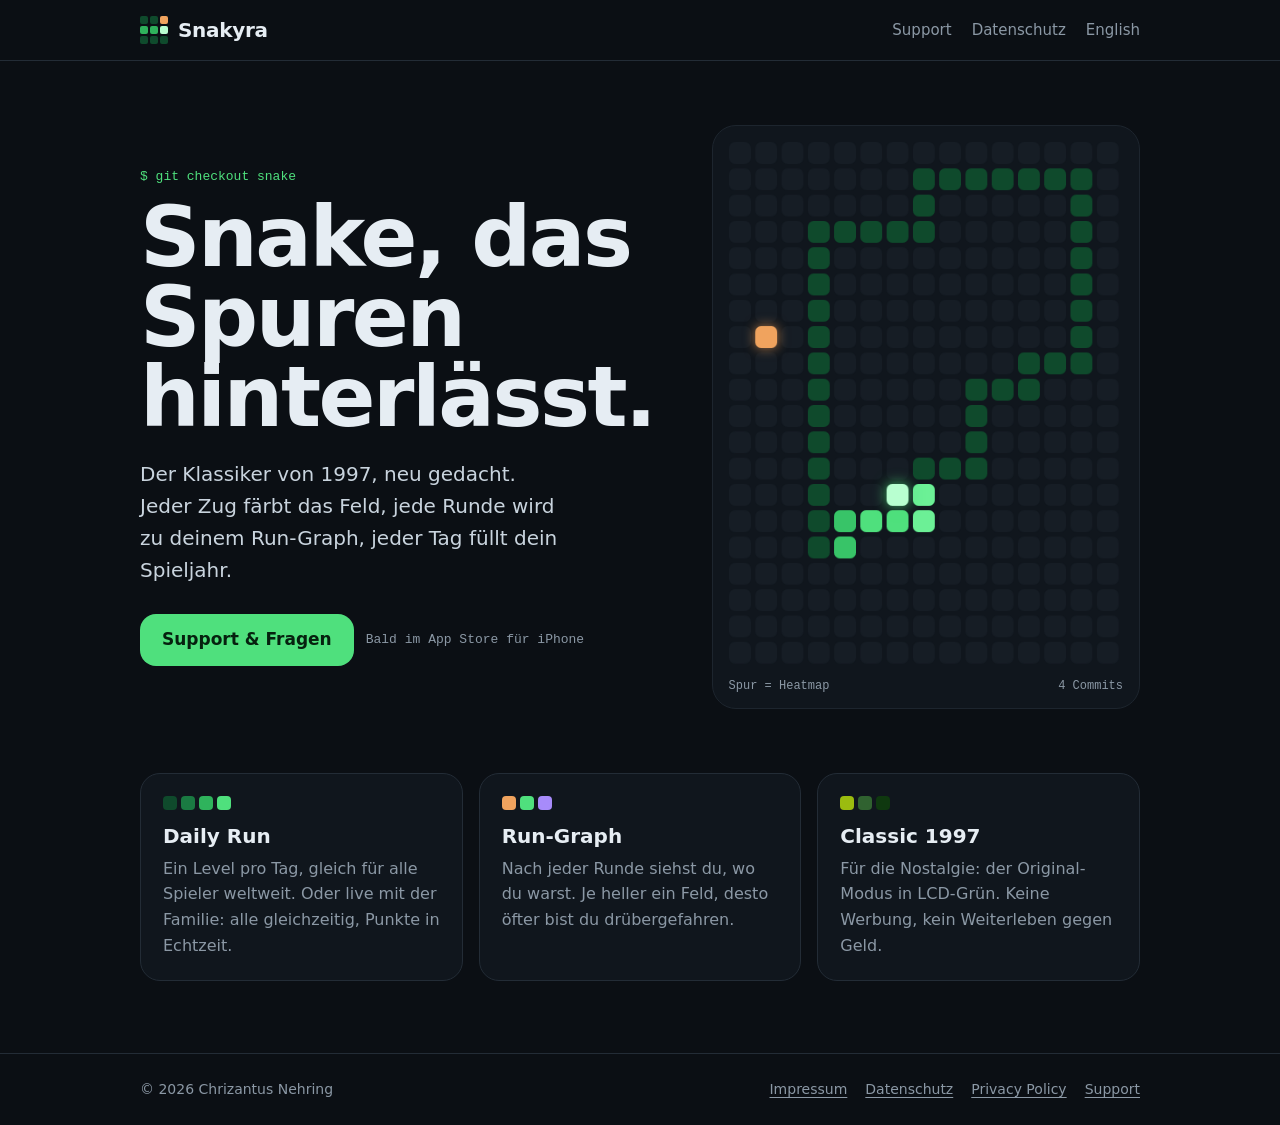
<file: index.html>
<!doctype html>
<html lang="de">
<head>
<meta charset="utf-8">
<meta name="viewport" content="width=device-width, initial-scale=1">
<title>Snakyra</title>
<meta name="description" content="Snakyra: Snake, neu gedacht. Jede Runde malt einen Run-Graph, jeder Tag füllt dein Spieljahr. Für iPhone.">
<meta name="theme-color" content="#0b0f14">
<link rel="icon" href="icon.png">
<link rel="apple-touch-icon" href="icon.png">
<link rel="stylesheet" href="style.css">
</head>
<body>
<header class="site-head">
  <div class="wrap">
    <a class="brand" href="index.html"><span class="brand-mark" aria-hidden="true"><i></i><i></i><i></i><i></i><i></i><i></i><i></i><i></i><i></i></span>Snakyra</a>
    <nav class="nav" aria-label="Hauptnavigation">
      <a href="support.html">Support</a>
      <a href="datenschutz.html">Datenschutz</a>
      <a href="privacy.html" lang="en">English</a>
    </nav>
  </div>
</header>

<main class="wrap">
  <section class="hero">
    <div>
      <p class="eyebrow">$ git checkout snake</p>
      <h1>Snake, das Spuren hinterlässt.</h1>
      <p class="lead">Der Klassiker von 1997, neu gedacht. Jeder Zug färbt das Feld, jede Runde wird zu deinem Run-Graph, jeder Tag füllt dein Spieljahr.</p>
      <div class="cta-row">
        <a class="btn btn-primary" href="support.html">Support &amp; Fragen</a>
        <span class="soon">Bald im App Store für iPhone</span>
      </div>
    </div>
    <figure class="board" style="margin:0">
      <canvas id="demo" width="450" height="600" aria-label="Animierte Vorschau: Eine Schlange zieht über ein Raster und hinterlässt eine grüne Spur"></canvas>
      <figcaption class="board-meta"><span>Spur = Heatmap</span><span id="demoScore">0 Commits</span></figcaption>
    </figure>
  </section>

  <section class="features" aria-label="Funktionen">
    <article class="feature">
      <div class="swatch" aria-hidden="true"><i style="background:var(--h1)"></i><i style="background:var(--h2)"></i><i style="background:var(--h3)"></i><i style="background:var(--h4)"></i></div>
      <h2>Daily Run</h2>
      <p>Ein Level pro Tag, gleich für alle Spieler weltweit. Oder live mit der Familie: alle gleichzeitig, Punkte in Echtzeit.</p>
    </article>
    <article class="feature">
      <div class="swatch" aria-hidden="true"><i style="background:var(--commit)"></i><i style="background:var(--h4)"></i><i style="background:#a78bfa"></i></div>
      <h2>Run-Graph</h2>
      <p>Nach jeder Runde siehst du, wo du warst. Je heller ein Feld, desto öfter bist du drübergefahren.</p>
    </article>
    <article class="feature">
      <div class="swatch" aria-hidden="true"><i style="background:#9bbc0f"></i><i style="background:#306230"></i><i style="background:#0f380f"></i></div>
      <h2>Classic 1997</h2>
      <p>Für die Nostalgie: der Original-Modus in LCD-Grün. Keine Werbung, kein Weiterleben gegen Geld.</p>
    </article>
  </section>
</main>

<footer class="site-foot">
  <div class="wrap">
    <span>© 2026 Chrizantus Nehring</span>
    <nav aria-label="Rechtliches">
      <a href="impressum.html">Impressum</a>
      <a href="datenschutz.html">Datenschutz</a>
      <a href="privacy.html" lang="en">Privacy Policy</a>
      <a href="support.html">Support</a>
    </nav>
  </div>
</footer>

<script>
(function () {
  var cv = document.getElementById('demo');
  var ctx = cv.getContext('2d');
  var C = 15, R = 20, unit = 30, gap = 5, cell = unit - gap;
  var heat = ['#161d25', '#0f4a2c', '#1a7a42', '#2fb35c', '#4fe07d'];
  var visits, snake, dir, food, score;
  var reduce = window.matchMedia && window.matchMedia('(prefers-reduced-motion: reduce)').matches;
  var scoreEl = document.getElementById('demoScore');

  function reset() {
    visits = new Array(C * R).fill(0);
    snake = [{x: 7, y: 12}, {x: 7, y: 13}, {x: 7, y: 14}];
    snake.forEach(function (p) { visits[p.y * C + p.x]++; });
    dir = {x: 0, y: -1};
    score = 0;
    placeFood();
  }
  function occupied(x, y) { return snake.some(function (p) { return p.x === x && p.y === y; }); }
  function placeFood() {
    do { food = {x: Math.floor(Math.random() * C), y: Math.floor(Math.random() * R)}; } while (occupied(food.x, food.y));
  }
  function level(n) { return n === 0 ? 0 : n === 1 ? 1 : n <= 3 ? 2 : n <= 6 ? 3 : 4; }
  function safe(x, y) { return x >= 0 && y >= 0 && x < C && y < R && !occupied(x, y); }

  function choose() {
    var h = snake[0];
    var options = [{x: 1, y: 0}, {x: -1, y: 0}, {x: 0, y: 1}, {x: 0, y: -1}].filter(function (d) {
      return !(d.x === -dir.x && d.y === -dir.y) && safe(h.x + d.x, h.y + d.y);
    });
    if (!options.length) return null;
    options.sort(function (a, b) {
      var da = Math.abs(h.x + a.x - food.x) + Math.abs(h.y + a.y - food.y);
      var db = Math.abs(h.x + b.x - food.x) + Math.abs(h.y + b.y - food.y);
      return da - db + (Math.random() - 0.5) * 0.6;
    });
    return options[0];
  }

  function step() {
    var d = choose();
    if (!d || snake.length > 40) { reset(); return; }
    dir = d;
    var h = {x: snake[0].x + d.x, y: snake[0].y + d.y};
    snake.unshift(h);
    visits[h.y * C + h.x]++;
    if (h.x === food.x && h.y === food.y) { score++; placeFood(); } else { snake.pop(); }
  }

  function rr(x, y, w, r) {
    ctx.beginPath();
    ctx.moveTo(x + r, y); ctx.arcTo(x + w, y, x + w, y + w, r); ctx.arcTo(x + w, y + w, x, y + w, r);
    ctx.arcTo(x, y + w, x, y, r); ctx.arcTo(x, y, x + w, y, r); ctx.closePath(); ctx.fill();
  }

  function draw() {
    ctx.clearRect(0, 0, cv.width, cv.height);
    var r = cell * 0.26;
    for (var y = 0; y < R; y++) for (var x = 0; x < C; x++) {
      ctx.fillStyle = heat[level(visits[y * C + x])];
      rr(x * unit, y * unit, cell, r);
    }
    ctx.shadowColor = 'rgba(240,163,94,.7)'; ctx.shadowBlur = 14;
    ctx.fillStyle = '#f0a35e'; rr(food.x * unit, food.y * unit, cell, r);
    for (var i = snake.length - 1; i >= 0; i--) {
      var p = snake[i];
      if (i === 0) { ctx.shadowColor = 'rgba(79,224,125,.8)'; ctx.shadowBlur = 16; ctx.fillStyle = '#b8ffd0'; }
      else { ctx.shadowBlur = 0; var t = i / snake.length; ctx.fillStyle = t < .35 ? '#6cf096' : t < .7 ? '#4fe07d' : '#38c468'; }
      rr(p.x * unit, p.y * unit, cell, r);
    }
    ctx.shadowBlur = 0;
    scoreEl.textContent = score + (score === 1 ? ' Commit' : ' Commits');
  }

  reset();
  if (reduce) {
    for (var k = 0; k < 120; k++) step();
    draw();
    return;
  }
  for (var k2 = 0; k2 < 40; k2++) step();
  draw();
  setInterval(function () { step(); draw(); }, 140);
})();
</script>
</body>
</html>
</file>
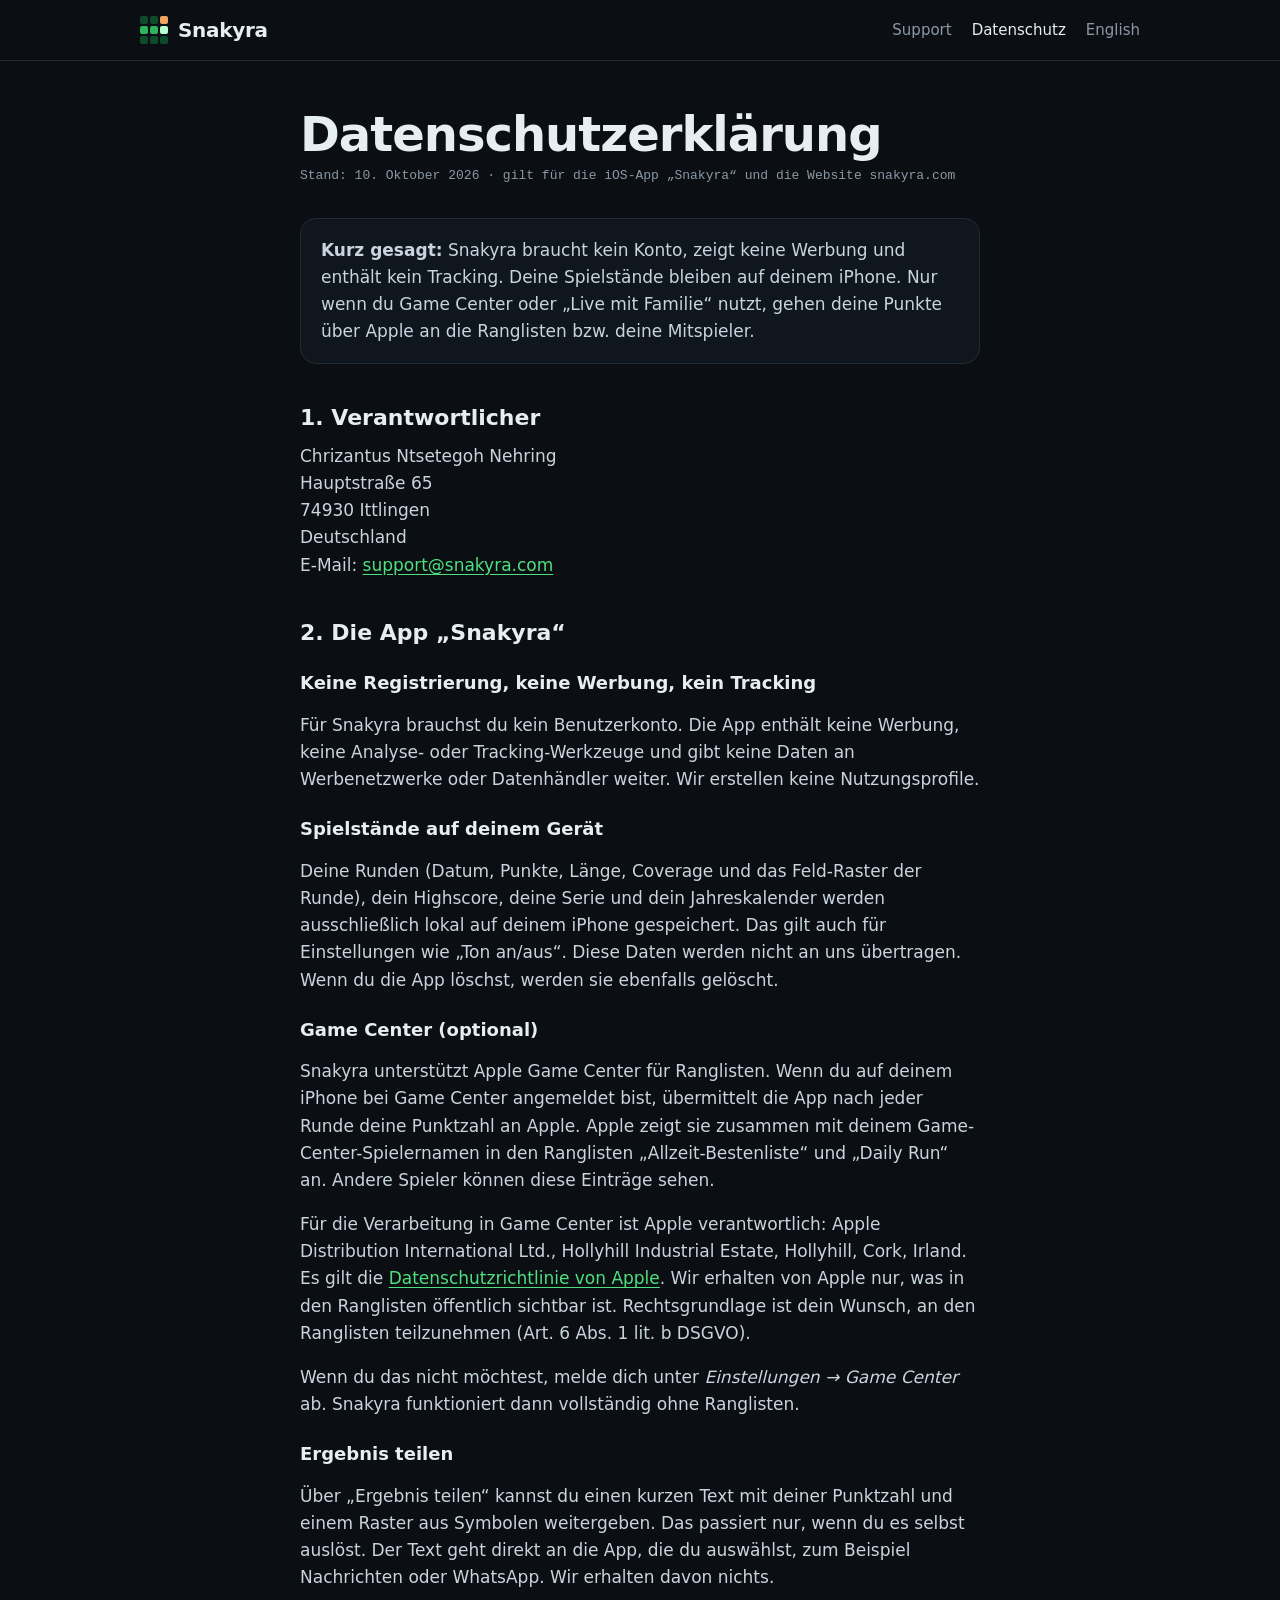
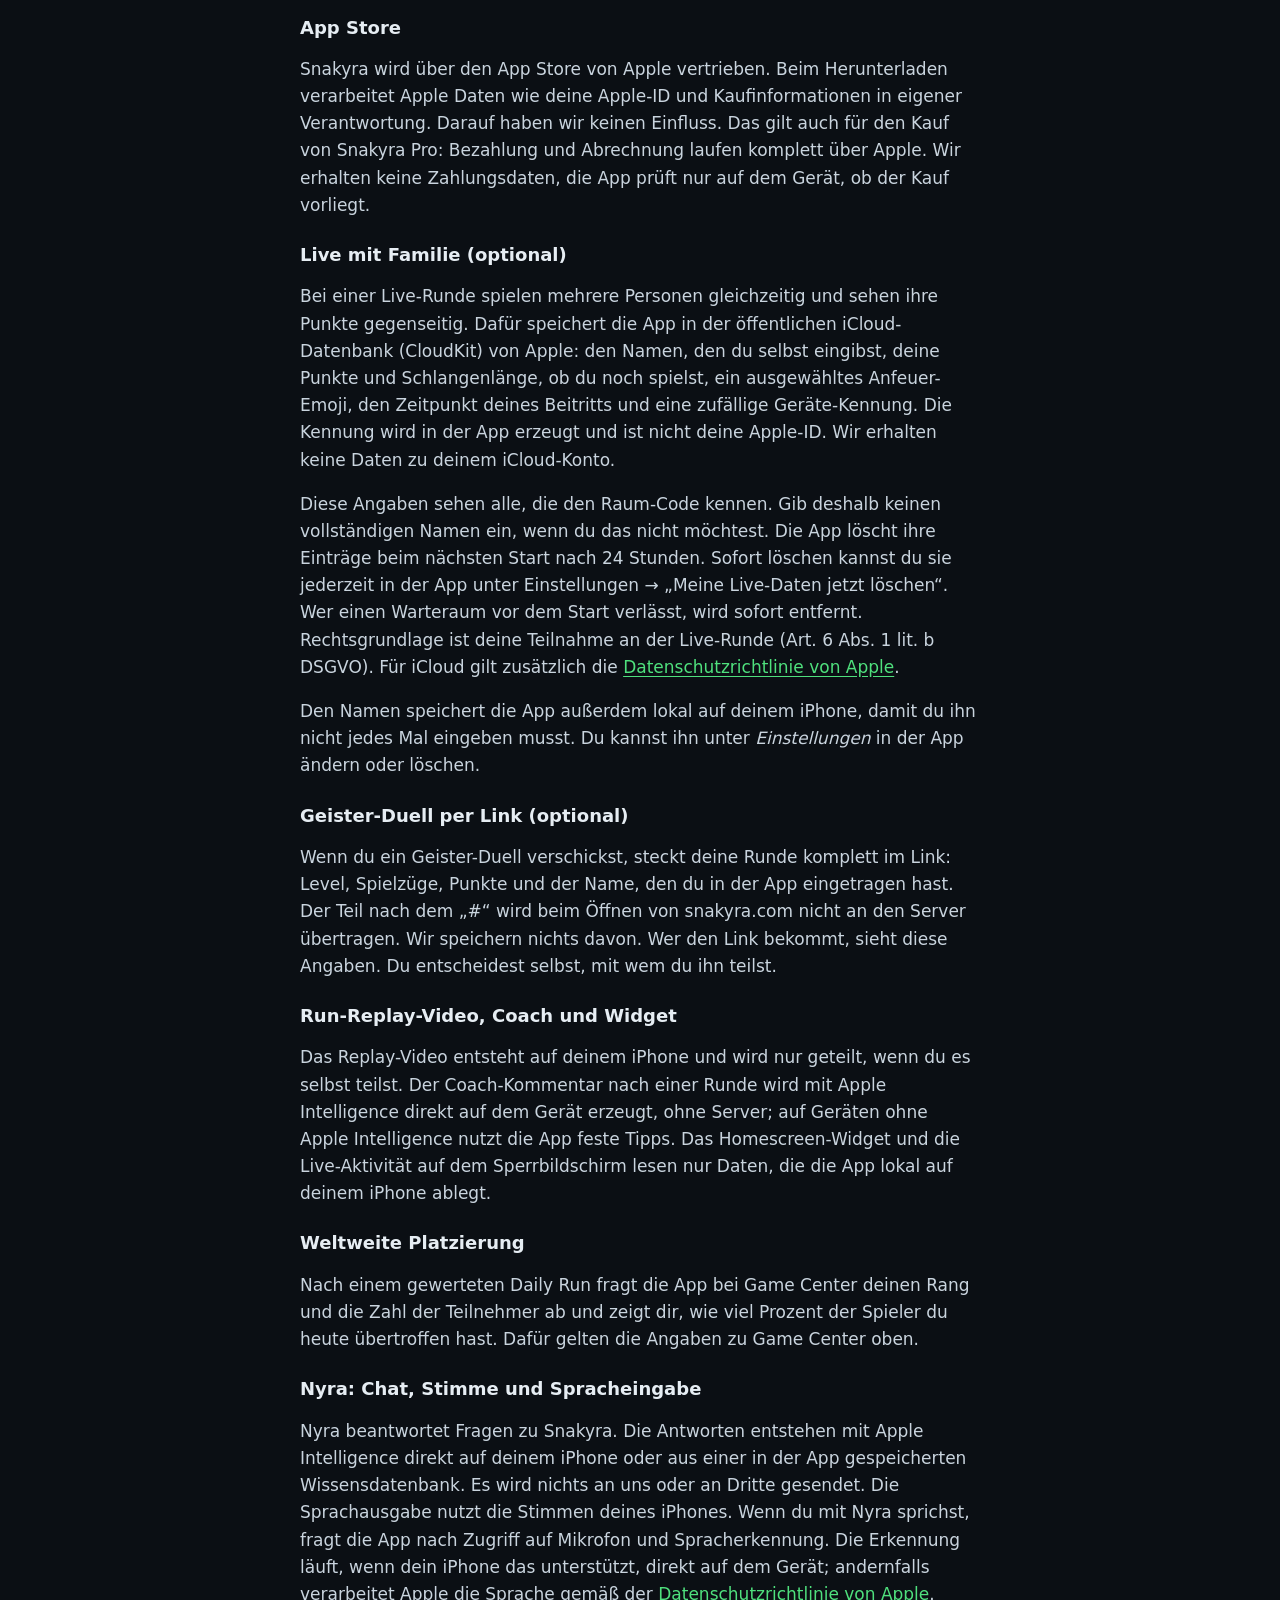
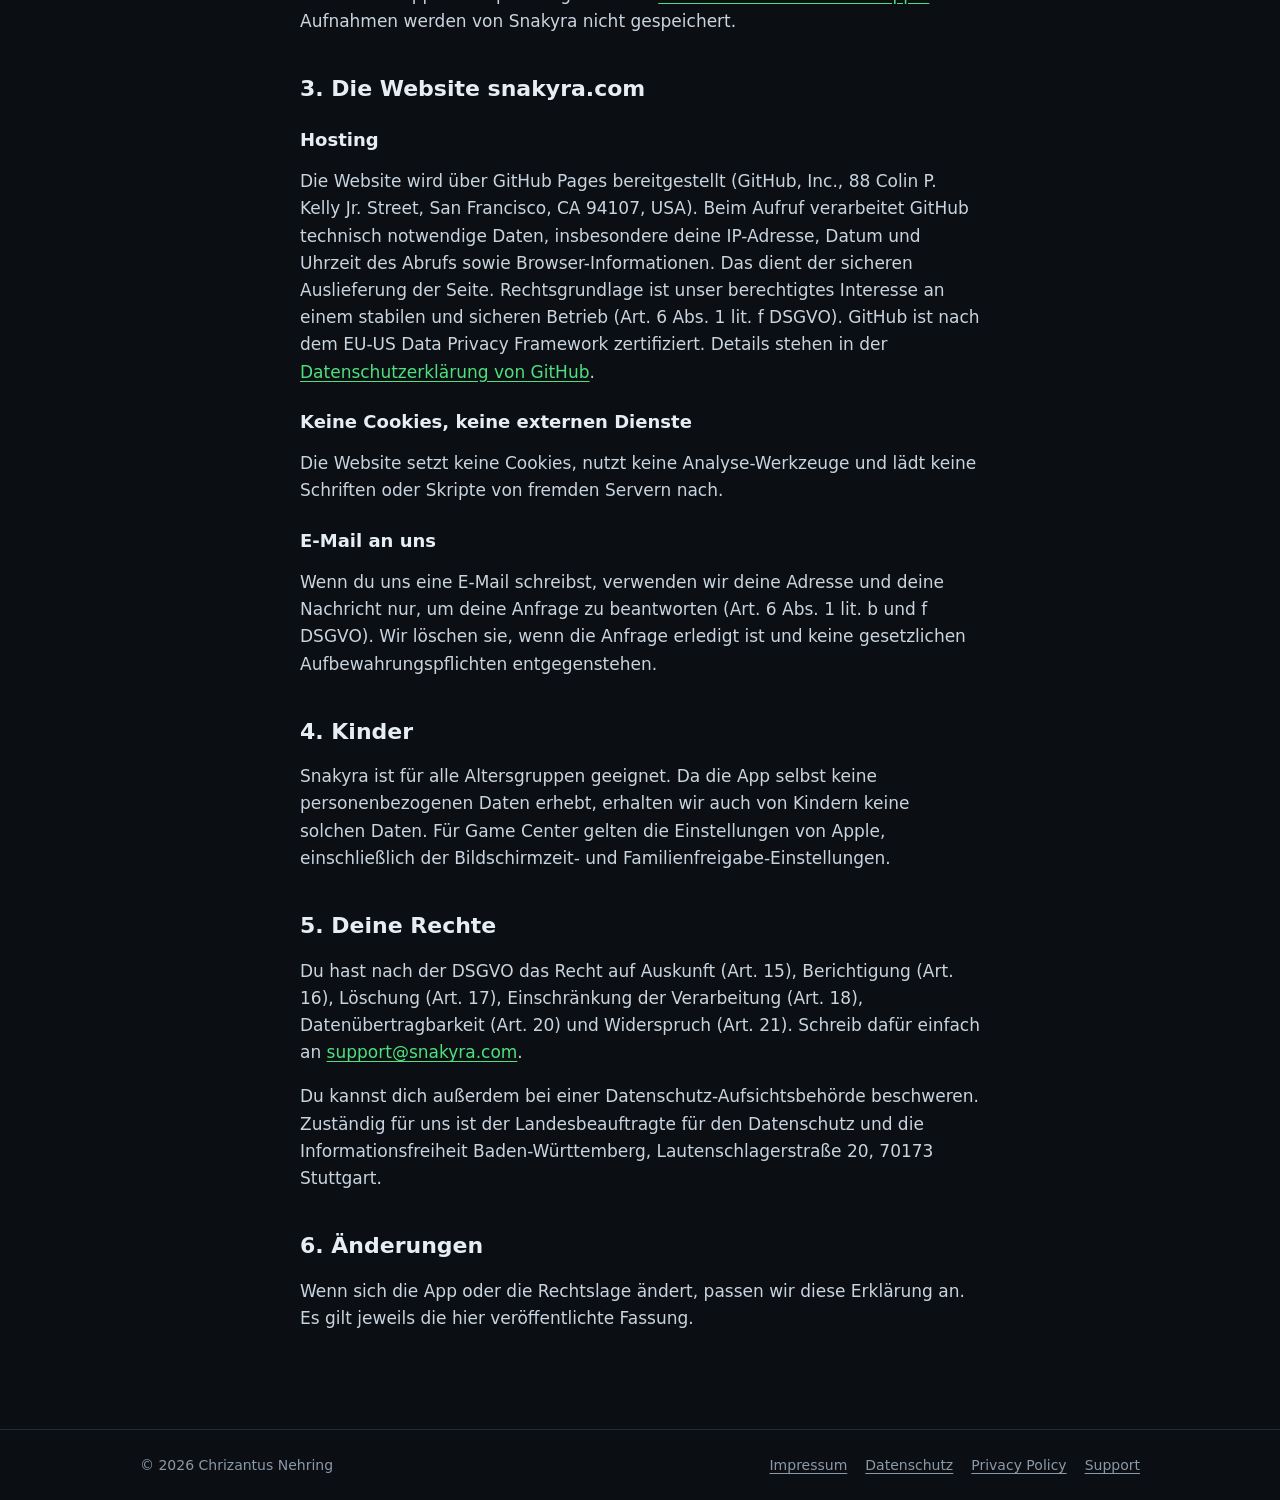
<file: datenschutz.html>
<!doctype html>
<html lang="de">
<head>
<meta charset="utf-8">
<meta name="viewport" content="width=device-width, initial-scale=1">
<title>Snakyra Datenschutz</title>
<meta name="description" content="Datenschutzerklärung für die App Snakyra und die Website snakyra.com.">
<meta name="theme-color" content="#0b0f14">
<link rel="icon" href="icon.png">
<link rel="stylesheet" href="style.css">
</head>
<body>
<header class="site-head">
  <div class="wrap">
    <a class="brand" href="index.html"><span class="brand-mark" aria-hidden="true"><i></i><i></i><i></i><i></i><i></i><i></i><i></i><i></i><i></i></span>Snakyra</a>
    <nav class="nav" aria-label="Hauptnavigation">
      <a href="support.html">Support</a>
      <a href="datenschutz.html" aria-current="page">Datenschutz</a>
      <a href="privacy.html" lang="en">English</a>
    </nav>
  </div>
</header>

<main class="wrap doc">
  <h1>Datenschutzerklärung</h1>
  <p class="stand">Stand: 10. Oktober 2026 · gilt für die iOS-App „Snakyra“ und die Website snakyra.com</p>

  <div class="box">
    <p><strong>Kurz gesagt:</strong> Snakyra braucht kein Konto, zeigt keine Werbung und enthält kein Tracking. Deine Spielstände bleiben auf deinem iPhone. Nur wenn du Game Center oder „Live mit Familie“ nutzt, gehen deine Punkte über Apple an die Ranglisten bzw. deine Mitspieler.</p>
  </div>

  <h2>1. Verantwortlicher</h2>
  <address>
    Chrizantus Ntsetegoh Nehring<br>
    Hauptstraße 65<br>
    74930 Ittlingen<br>
    Deutschland<br>
    E-Mail: <a href="mailto:support@snakyra.com">support@snakyra.com</a>
  </address>

  <h2>2. Die App „Snakyra“</h2>

  <h3>Keine Registrierung, keine Werbung, kein Tracking</h3>
  <p>Für Snakyra brauchst du kein Benutzerkonto. Die App enthält keine Werbung, keine Analyse- oder Tracking-Werkzeuge und gibt keine Daten an Werbenetzwerke oder Datenhändler weiter. Wir erstellen keine Nutzungsprofile.</p>

  <h3>Spielstände auf deinem Gerät</h3>
  <p>Deine Runden (Datum, Punkte, Länge, Coverage und das Feld-Raster der Runde), dein Highscore, deine Serie und dein Jahreskalender werden ausschließlich lokal auf deinem iPhone gespeichert. Das gilt auch für Einstellungen wie „Ton an/aus“. Diese Daten werden nicht an uns übertragen. Wenn du die App löschst, werden sie ebenfalls gelöscht.</p>

  <h3>Game Center (optional)</h3>
  <p>Snakyra unterstützt Apple Game Center für Ranglisten. Wenn du auf deinem iPhone bei Game Center angemeldet bist, übermittelt die App nach jeder Runde deine Punktzahl an Apple. Apple zeigt sie zusammen mit deinem Game-Center-Spielernamen in den Ranglisten „Allzeit-Bestenliste“ und „Daily Run“ an. Andere Spieler können diese Einträge sehen.</p>
  <p>Für die Verarbeitung in Game Center ist Apple verantwortlich: Apple Distribution International Ltd., Hollyhill Industrial Estate, Hollyhill, Cork, Irland. Es gilt die <a href="https://www.apple.com/de/legal/privacy/">Datenschutzrichtlinie von Apple</a>. Wir erhalten von Apple nur, was in den Ranglisten öffentlich sichtbar ist. Rechtsgrundlage ist dein Wunsch, an den Ranglisten teilzunehmen (Art. 6 Abs. 1 lit. b DSGVO).</p>
  <p>Wenn du das nicht möchtest, melde dich unter <em>Einstellungen → Game Center</em> ab. Snakyra funktioniert dann vollständig ohne Ranglisten.</p>

  <h3>Ergebnis teilen</h3>
  <p>Über „Ergebnis teilen“ kannst du einen kurzen Text mit deiner Punktzahl und einem Raster aus Symbolen weitergeben. Das passiert nur, wenn du es selbst auslöst. Der Text geht direkt an die App, die du auswählst, zum Beispiel Nachrichten oder WhatsApp. Wir erhalten davon nichts.</p>

  <h3>App Store</h3>
  <p>Snakyra wird über den App Store von Apple vertrieben. Beim Herunterladen verarbeitet Apple Daten wie deine Apple-ID und Kaufinformationen in eigener Verantwortung. Darauf haben wir keinen Einfluss. Das gilt auch für den Kauf von Snakyra Pro: Bezahlung und Abrechnung laufen komplett über Apple. Wir erhalten keine Zahlungsdaten, die App prüft nur auf dem Gerät, ob der Kauf vorliegt.</p>

  <h3>Live mit Familie (optional)</h3>
  <p>Bei einer Live-Runde spielen mehrere Personen gleichzeitig und sehen ihre Punkte gegenseitig. Dafür speichert die App in der öffentlichen iCloud-Datenbank (CloudKit) von Apple: den Namen, den du selbst eingibst, deine Punkte und Schlangenlänge, ob du noch spielst, ein ausgewähltes Anfeuer-Emoji, den Zeitpunkt deines Beitritts und eine zufällige Geräte-Kennung. Die Kennung wird in der App erzeugt und ist nicht deine Apple-ID. Wir erhalten keine Daten zu deinem iCloud-Konto.</p>
  <p>Diese Angaben sehen alle, die den Raum-Code kennen. Gib deshalb keinen vollständigen Namen ein, wenn du das nicht möchtest. Die App löscht ihre Einträge beim nächsten Start nach 24 Stunden. Sofort löschen kannst du sie jederzeit in der App unter Einstellungen → „Meine Live-Daten jetzt löschen“. Wer einen Warteraum vor dem Start verlässt, wird sofort entfernt. Rechtsgrundlage ist deine Teilnahme an der Live-Runde (Art. 6 Abs. 1 lit. b DSGVO). Für iCloud gilt zusätzlich die <a href="https://www.apple.com/de/legal/privacy/">Datenschutzrichtlinie von Apple</a>.</p>
  <p>Den Namen speichert die App außerdem lokal auf deinem iPhone, damit du ihn nicht jedes Mal eingeben musst. Du kannst ihn unter <em>Einstellungen</em> in der App ändern oder löschen.</p>

  <h3>Geister-Duell per Link (optional)</h3>
  <p>Wenn du ein Geister-Duell verschickst, steckt deine Runde komplett im Link: Level, Spielzüge, Punkte und der Name, den du in der App eingetragen hast. Der Teil nach dem „#“ wird beim Öffnen von snakyra.com nicht an den Server übertragen. Wir speichern nichts davon. Wer den Link bekommt, sieht diese Angaben. Du entscheidest selbst, mit wem du ihn teilst.</p>

  <h3>Run-Replay-Video, Coach und Widget</h3>
  <p>Das Replay-Video entsteht auf deinem iPhone und wird nur geteilt, wenn du es selbst teilst. Der Coach-Kommentar nach einer Runde wird mit Apple Intelligence direkt auf dem Gerät erzeugt, ohne Server; auf Geräten ohne Apple Intelligence nutzt die App feste Tipps. Das Homescreen-Widget und die Live-Aktivität auf dem Sperrbildschirm lesen nur Daten, die die App lokal auf deinem iPhone ablegt.</p>

  <h3>Weltweite Platzierung</h3>
  <p>Nach einem gewerteten Daily Run fragt die App bei Game Center deinen Rang und die Zahl der Teilnehmer ab und zeigt dir, wie viel Prozent der Spieler du heute übertroffen hast. Dafür gelten die Angaben zu Game Center oben.</p>

  <h3>Nyra: Chat, Stimme und Spracheingabe</h3>
  <p>Nyra beantwortet Fragen zu Snakyra. Die Antworten entstehen mit Apple Intelligence direkt auf deinem iPhone oder aus einer in der App gespeicherten Wissensdatenbank. Es wird nichts an uns oder an Dritte gesendet. Die Sprachausgabe nutzt die Stimmen deines iPhones. Wenn du mit Nyra sprichst, fragt die App nach Zugriff auf Mikrofon und Spracherkennung. Die Erkennung läuft, wenn dein iPhone das unterstützt, direkt auf dem Gerät; andernfalls verarbeitet Apple die Sprache gemäß der <a href="https://www.apple.com/de/legal/privacy/">Datenschutzrichtlinie von Apple</a>. Aufnahmen werden von Snakyra nicht gespeichert.</p>

  <h2>3. Die Website snakyra.com</h2>
  <h3>Hosting</h3>
  <p>Die Website wird über GitHub Pages bereitgestellt (GitHub, Inc., 88 Colin P. Kelly Jr. Street, San Francisco, CA 94107, USA). Beim Aufruf verarbeitet GitHub technisch notwendige Daten, insbesondere deine IP-Adresse, Datum und Uhrzeit des Abrufs sowie Browser-Informationen. Das dient der sicheren Auslieferung der Seite. Rechtsgrundlage ist unser berechtigtes Interesse an einem stabilen und sicheren Betrieb (Art. 6 Abs. 1 lit. f DSGVO). GitHub ist nach dem EU-US Data Privacy Framework zertifiziert. Details stehen in der <a href="https://docs.github.com/de/site-policy/privacy-policies/github-general-privacy-statement">Datenschutzerklärung von GitHub</a>.</p>
  <h3>Keine Cookies, keine externen Dienste</h3>
  <p>Die Website setzt keine Cookies, nutzt keine Analyse-Werkzeuge und lädt keine Schriften oder Skripte von fremden Servern nach.</p>
  <h3>E-Mail an uns</h3>
  <p>Wenn du uns eine E-Mail schreibst, verwenden wir deine Adresse und deine Nachricht nur, um deine Anfrage zu beantworten (Art. 6 Abs. 1 lit. b und f DSGVO). Wir löschen sie, wenn die Anfrage erledigt ist und keine gesetzlichen Aufbewahrungspflichten entgegenstehen.</p>

  <h2>4. Kinder</h2>
  <p>Snakyra ist für alle Altersgruppen geeignet. Da die App selbst keine personenbezogenen Daten erhebt, erhalten wir auch von Kindern keine solchen Daten. Für Game Center gelten die Einstellungen von Apple, einschließlich der Bildschirmzeit- und Familienfreigabe-Einstellungen.</p>

  <h2>5. Deine Rechte</h2>
  <p>Du hast nach der DSGVO das Recht auf Auskunft (Art. 15), Berichtigung (Art. 16), Löschung (Art. 17), Einschränkung der Verarbeitung (Art. 18), Datenübertragbarkeit (Art. 20) und Widerspruch (Art. 21). Schreib dafür einfach an <a href="mailto:support@snakyra.com">support@snakyra.com</a>.</p>
  <p>Du kannst dich außerdem bei einer Datenschutz-Aufsichtsbehörde beschweren. Zuständig für uns ist der Landesbeauftragte für den Datenschutz und die Informationsfreiheit Baden-Württemberg, Lautenschlagerstraße 20, 70173 Stuttgart.</p>

  <h2>6. Änderungen</h2>
  <p>Wenn sich die App oder die Rechtslage ändert, passen wir diese Erklärung an. Es gilt jeweils die hier veröffentlichte Fassung.</p>
</main>

<footer class="site-foot">
  <div class="wrap">
    <span>© 2026 Chrizantus Nehring</span>
    <nav aria-label="Rechtliches">
      <a href="impressum.html">Impressum</a>
      <a href="datenschutz.html">Datenschutz</a>
      <a href="privacy.html" lang="en">Privacy Policy</a>
      <a href="support.html">Support</a>
    </nav>
  </div>
</footer>
</body>
</html>
</file>
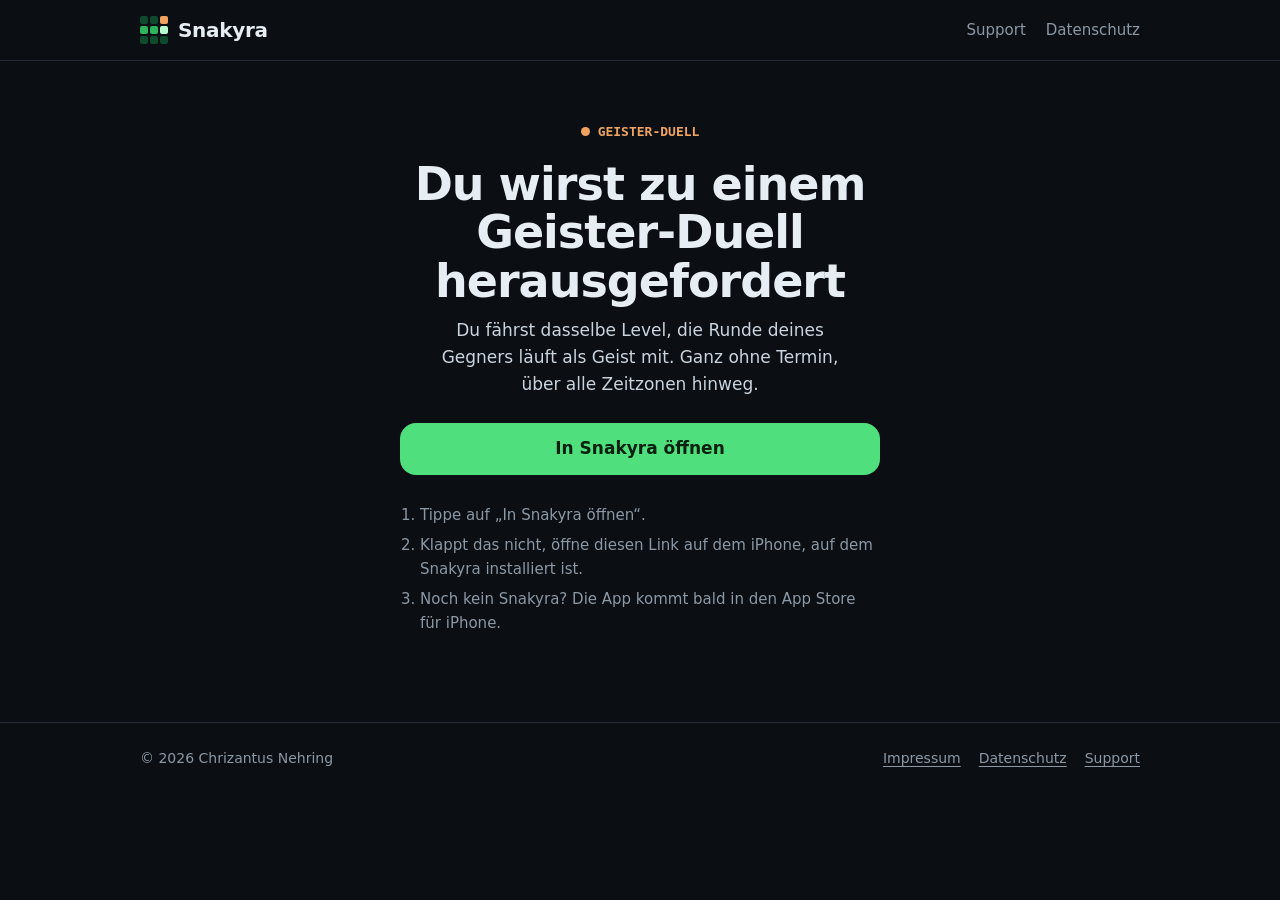
<file: ghost.html>
<!doctype html>
<html lang="de">
<head>
<meta charset="utf-8">
<meta name="viewport" content="width=device-width, initial-scale=1">
<title>Snakyra Geister-Duell</title>
<meta name="description" content="Einladung zu einem Geister-Duell in Snakyra.">
<meta name="theme-color" content="#0b0f14">
<meta name="robots" content="noindex">
<link rel="icon" href="icon.png">
<link rel="stylesheet" href="style.css">
<style>
  .invite { max-width: 520px; margin: 0 auto; padding-block: 56px 72px; text-align: center; }
  .live-dot { display: inline-flex; align-items: center; gap: 8px; font: 700 13px/1 var(--mono); color: var(--commit); }
  .live-dot::before { content: ""; width: 9px; height: 9px; border-radius: 50%; background: var(--commit); }
  .invite h1 { font: 700 clamp(34px, 7vw, 46px)/1.05 var(--sans); letter-spacing: -1px; margin: 16px 0 12px; text-wrap: balance; }
  .invite p { color: #c9d4de; margin: 0 auto 24px; max-width: 40ch; }
  .code { background: var(--panel); border: 1px solid var(--line); border-radius: 20px; padding: 18px; margin: 0 0 20px; }
  .code small { display: block; font: 12px/1 var(--mono); color: var(--muted); margin-bottom: 8px; }
  .code strong { font: 700 40px/1.1 var(--mono); letter-spacing: 4px; }
  .invite .btn { width: 100%; justify-content: center; }
  .steps { text-align: left; color: var(--muted); font-size: 15px; margin-top: 28px; padding-left: 20px; }
  .steps li { margin-bottom: 6px; }
</style>
</head>
<body>
<header class="site-head">
  <div class="wrap">
    <a class="brand" href="index.html"><span class="brand-mark" aria-hidden="true"><i></i><i></i><i></i><i></i><i></i><i></i><i></i><i></i><i></i></span>Snakyra</a>
    <nav class="nav" aria-label="Hauptnavigation">
      <a href="support.html">Support</a>
      <a href="datenschutz.html">Datenschutz</a>
    </nav>
  </div>
</header>

<main class="wrap invite">
  <span class="live-dot">GEISTER-DUELL</span>
  <h1 id="title">Du wirst zu einem Geister-Duell herausgefordert</h1>
  <p>Du fährst dasselbe Level, die Runde deines Gegners läuft als Geist mit. Ganz ohne Termin, über alle Zeitzonen hinweg.</p>

  <a class="btn btn-primary" id="open" href="#">In Snakyra öffnen</a>

  <ol class="steps">
    <li>Tippe auf „In Snakyra öffnen“.</li>
    <li>Klappt das nicht, öffne diesen Link auf dem iPhone, auf dem Snakyra installiert ist.</li>
    <li>Noch kein Snakyra? Die App kommt bald in den App Store für iPhone.</li>
  </ol>
</main>

<footer class="site-foot">
  <div class="wrap">
    <span>© 2026 Chrizantus Nehring</span>
    <nav aria-label="Rechtliches">
      <a href="impressum.html">Impressum</a>
      <a href="datenschutz.html">Datenschutz</a>
      <a href="support.html">Support</a>
    </nav>
  </div>
</footer>

<script>
(function () {
  // Die Runde steckt im Link hinter dem #, sie wird nie an einen Server geschickt.
  var hash = location.hash.replace(/^#/, '');
  var params = new URLSearchParams(hash);
  var code = (params.get('g') || '').replace(/[^A-Za-z0-9_-]/g, '');
  var app = 'snakyra://ghost?g=' + code;
  var link = document.getElementById('open');
  link.href = app;
  if (code.length > 20) {
    setTimeout(function () { location.href = app; }, 300);
  }
})();
</script>
</body>
</html>
</file>
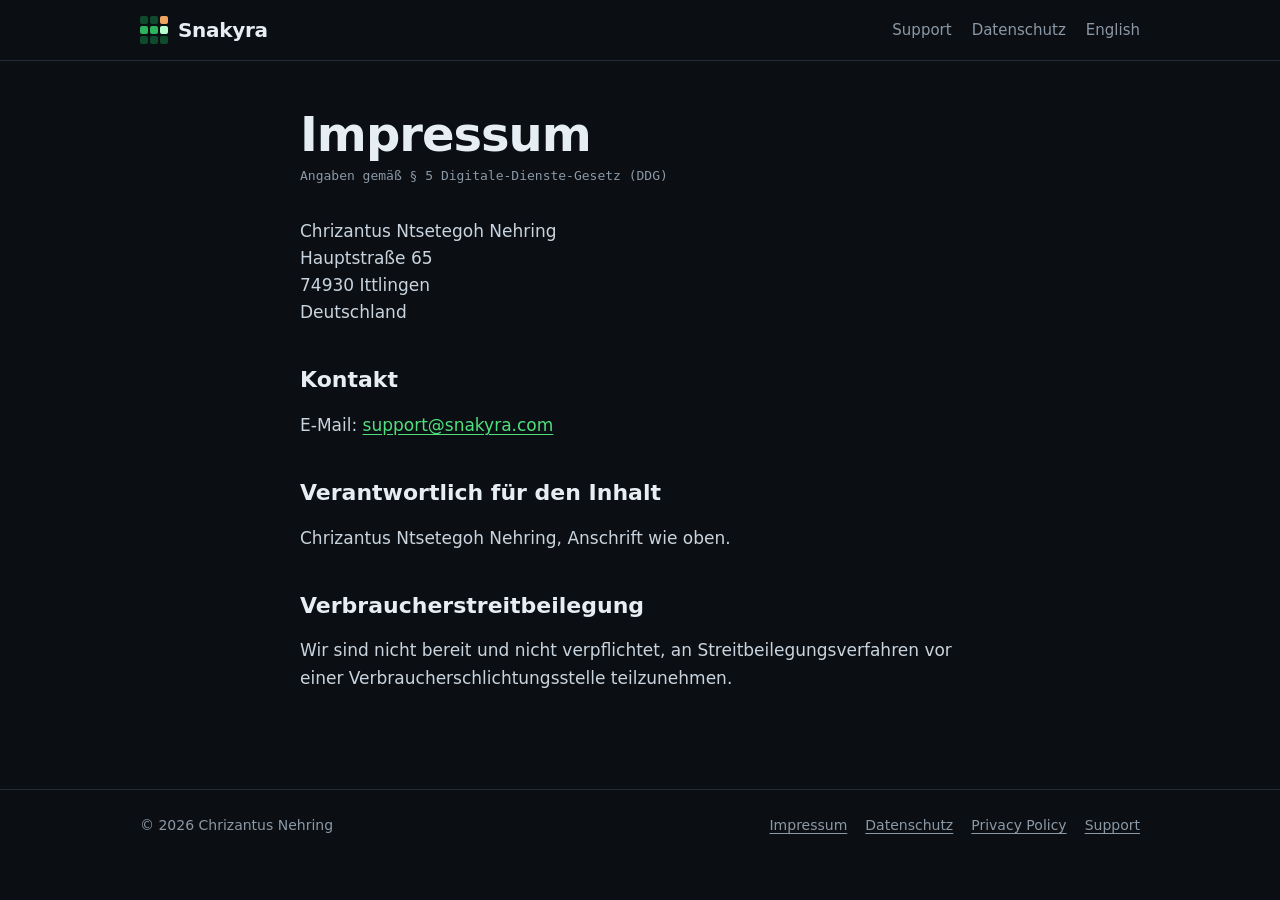
<file: impressum.html>
<!doctype html>
<html lang="de">
<head>
<meta charset="utf-8">
<meta name="viewport" content="width=device-width, initial-scale=1">
<title>Snakyra Impressum</title>
<meta name="description" content="Impressum von snakyra.com.">
<meta name="theme-color" content="#0b0f14">
<meta name="robots" content="noindex">
<link rel="icon" href="icon.png">
<link rel="stylesheet" href="style.css">
</head>
<body>
<header class="site-head">
  <div class="wrap">
    <a class="brand" href="index.html"><span class="brand-mark" aria-hidden="true"><i></i><i></i><i></i><i></i><i></i><i></i><i></i><i></i><i></i></span>Snakyra</a>
    <nav class="nav" aria-label="Hauptnavigation">
      <a href="support.html">Support</a>
      <a href="datenschutz.html">Datenschutz</a>
      <a href="privacy.html" lang="en">English</a>
    </nav>
  </div>
</header>

<main class="wrap doc">
  <h1>Impressum</h1>
  <p class="stand">Angaben gemäß § 5 Digitale-Dienste-Gesetz (DDG)</p>

  <address>
    Chrizantus Ntsetegoh Nehring<br>
    Hauptstraße 65<br>
    74930 Ittlingen<br>
    Deutschland
  </address>

  <h2>Kontakt</h2>
  <p>E-Mail: <a href="mailto:support@snakyra.com">support@snakyra.com</a></p>

  <h2>Verantwortlich für den Inhalt</h2>
  <p>Chrizantus Ntsetegoh Nehring, Anschrift wie oben.</p>

  <h2>Verbraucherstreitbeilegung</h2>
  <p>Wir sind nicht bereit und nicht verpflichtet, an Streitbeilegungsverfahren vor einer Verbraucherschlichtungsstelle teilzunehmen.</p>
</main>

<footer class="site-foot">
  <div class="wrap">
    <span>© 2026 Chrizantus Nehring</span>
    <nav aria-label="Rechtliches">
      <a href="impressum.html" aria-current="page">Impressum</a>
      <a href="datenschutz.html">Datenschutz</a>
      <a href="privacy.html" lang="en">Privacy Policy</a>
      <a href="support.html">Support</a>
    </nav>
  </div>
</footer>
</body>
</html>
</file>
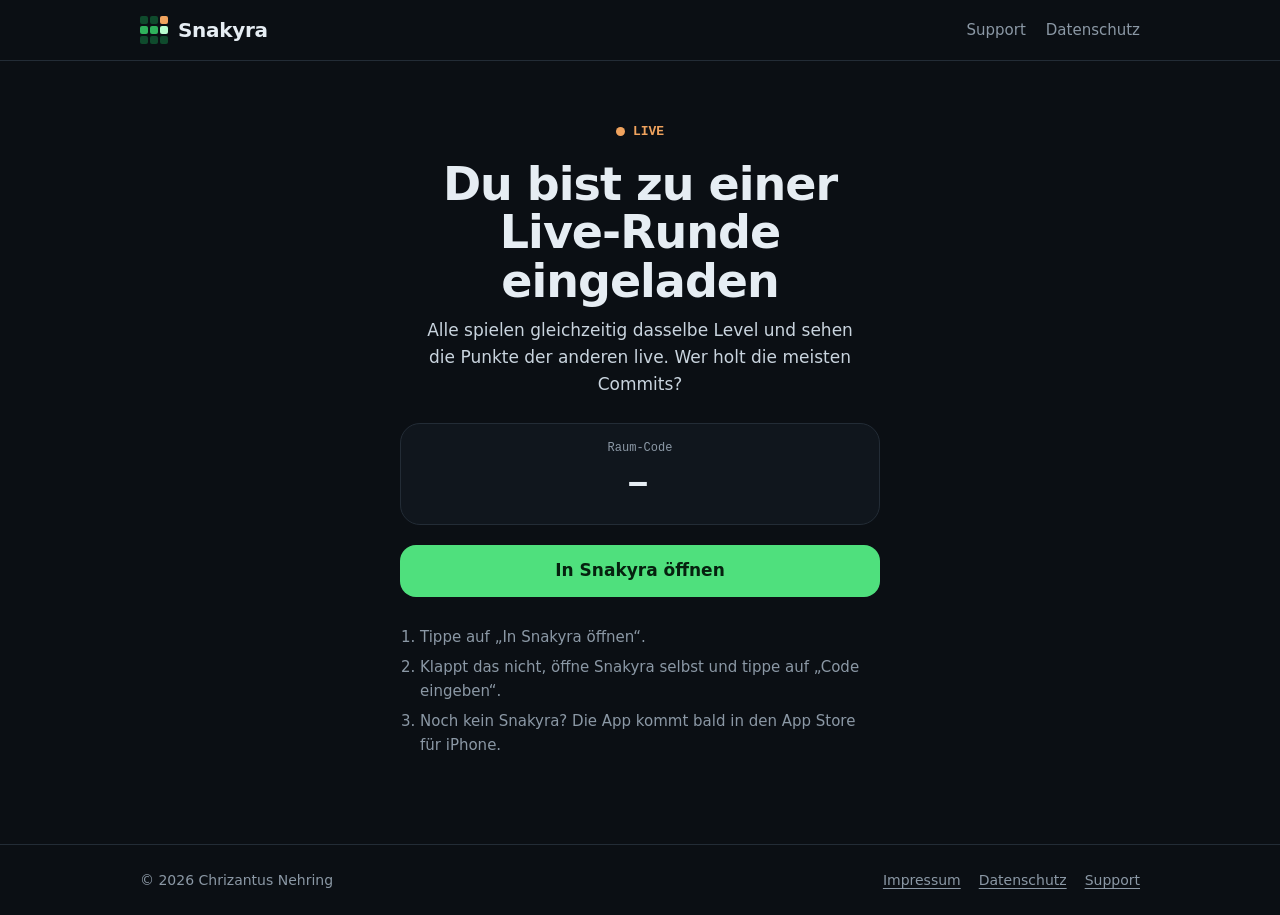
<file: live.html>
<!doctype html>
<html lang="de">
<head>
<meta charset="utf-8">
<meta name="viewport" content="width=device-width, initial-scale=1">
<title>Snakyra Live</title>
<meta name="description" content="Einladung zu einer Live-Runde Snakyra.">
<meta name="theme-color" content="#0b0f14">
<meta name="robots" content="noindex">
<link rel="icon" href="icon.png">
<link rel="stylesheet" href="style.css">
<style>
  .invite { max-width: 520px; margin: 0 auto; padding-block: 56px 72px; text-align: center; }
  .live-dot { display: inline-flex; align-items: center; gap: 8px; font: 700 13px/1 var(--mono); color: var(--commit); }
  .live-dot::before { content: ""; width: 9px; height: 9px; border-radius: 50%; background: var(--commit); }
  .invite h1 { font: 700 clamp(34px, 7vw, 46px)/1.05 var(--sans); letter-spacing: -1px; margin: 16px 0 12px; text-wrap: balance; }
  .invite p { color: #c9d4de; margin: 0 auto 24px; max-width: 40ch; }
  .code { background: var(--panel); border: 1px solid var(--line); border-radius: 20px; padding: 18px; margin: 0 0 20px; }
  .code small { display: block; font: 12px/1 var(--mono); color: var(--muted); margin-bottom: 8px; }
  .code strong { font: 700 40px/1.1 var(--mono); letter-spacing: 4px; }
  .invite .btn { width: 100%; justify-content: center; }
  .steps { text-align: left; color: var(--muted); font-size: 15px; margin-top: 28px; padding-left: 20px; }
  .steps li { margin-bottom: 6px; }
</style>
</head>
<body>
<header class="site-head">
  <div class="wrap">
    <a class="brand" href="index.html"><span class="brand-mark" aria-hidden="true"><i></i><i></i><i></i><i></i><i></i><i></i><i></i><i></i><i></i></span>Snakyra</a>
    <nav class="nav" aria-label="Hauptnavigation">
      <a href="support.html">Support</a>
      <a href="datenschutz.html">Datenschutz</a>
    </nav>
  </div>
</header>

<main class="wrap invite">
  <span class="live-dot">LIVE</span>
  <h1 id="title">Du bist zu einer Live-Runde eingeladen</h1>
  <p>Alle spielen gleichzeitig dasselbe Level und sehen die Punkte der anderen live. Wer holt die meisten Commits?</p>

  <div class="code">
    <small>Raum-Code</small>
    <strong id="code">–</strong>
  </div>

  <a class="btn btn-primary" id="open" href="#">In Snakyra öffnen</a>

  <ol class="steps">
    <li>Tippe auf „In Snakyra öffnen“.</li>
    <li>Klappt das nicht, öffne Snakyra selbst und tippe auf „Code eingeben“.</li>
    <li>Noch kein Snakyra? Die App kommt bald in den App Store für iPhone.</li>
  </ol>
</main>

<footer class="site-foot">
  <div class="wrap">
    <span>© 2026 Chrizantus Nehring</span>
    <nav aria-label="Rechtliches">
      <a href="impressum.html">Impressum</a>
      <a href="datenschutz.html">Datenschutz</a>
      <a href="support.html">Support</a>
    </nav>
  </div>
</footer>

<script>
(function () {
  var params = new URLSearchParams(location.search);
  var code = (params.get('c') || '').toUpperCase().replace(/[^0-9A-Z]/g, '').slice(0, 7);
  var name = (params.get('n') || '').slice(0, 16);
  if (code.length === 7) {
    document.getElementById('code').textContent = code.slice(0, 3) + ' ' + code.slice(3);
  }
  if (name) {
    document.getElementById('title').textContent = name + ' lädt dich zu einer Live-Runde ein';
  }
  var app = 'snakyra://live?c=' + encodeURIComponent(code) + (name ? '&n=' + encodeURIComponent(name) : '');
  var link = document.getElementById('open');
  link.href = app;
  if (code.length === 7) {
    setTimeout(function () { location.href = app; }, 300);
  }
})();
</script>
</body>
</html>
</file>
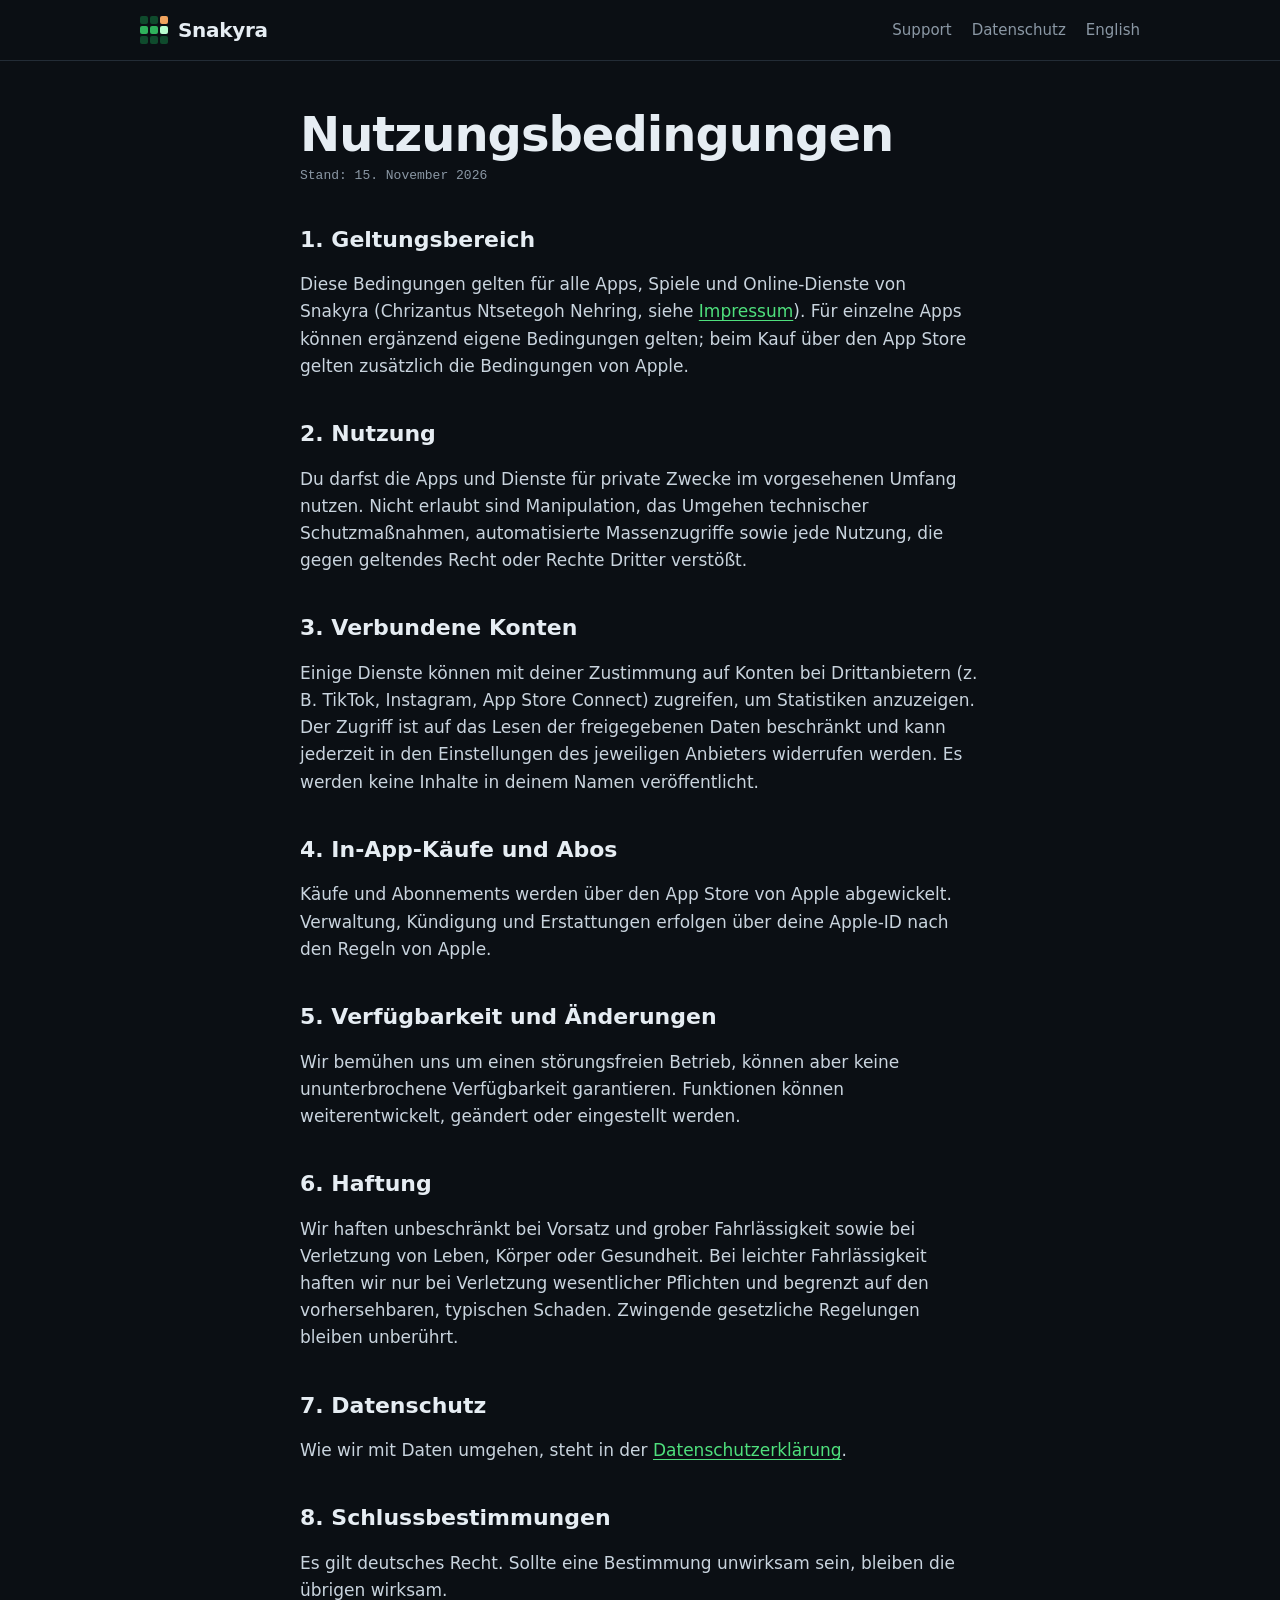
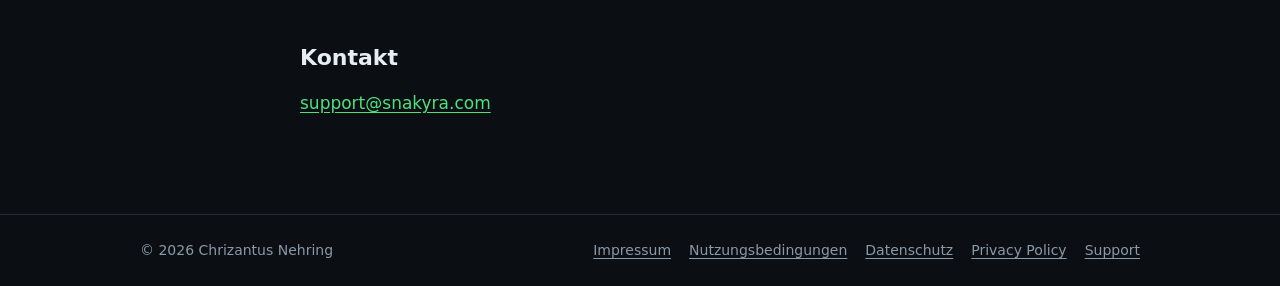
<file: nutzungsbedingungen.html>
<!doctype html>
<html lang="de">
<head>
<meta charset="utf-8">
<meta name="viewport" content="width=device-width, initial-scale=1">
<title>Snakyra Nutzungsbedingungen</title>
<meta name="description" content="Nutzungsbedingungen für Apps und Dienste von Snakyra.">
<meta name="theme-color" content="#0b0f14">
<meta name="robots" content="noindex">
<link rel="icon" href="icon.png">
<link rel="stylesheet" href="style.css">
</head>
<body>
<header class="site-head">
  <div class="wrap">
    <a class="brand" href="index.html"><span class="brand-mark" aria-hidden="true"><i></i><i></i><i></i><i></i><i></i><i></i><i></i><i></i><i></i></span>Snakyra</a>
    <nav class="nav" aria-label="Hauptnavigation">
      <a href="support.html">Support</a>
      <a href="datenschutz.html">Datenschutz</a>
      <a href="privacy.html" lang="en">English</a>
    </nav>
  </div>
</header>

<main class="wrap doc">
  <h1>Nutzungsbedingungen</h1>
  <p class="stand">Stand: 15. November 2026</p>

  <h2>1. Geltungsbereich</h2>
  <p>Diese Bedingungen gelten für alle Apps, Spiele und Online-Dienste von Snakyra (Chrizantus Ntsetegoh Nehring, siehe <a href="impressum.html">Impressum</a>). Für einzelne Apps können ergänzend eigene Bedingungen gelten; beim Kauf über den App Store gelten zusätzlich die Bedingungen von Apple.</p>

  <h2>2. Nutzung</h2>
  <p>Du darfst die Apps und Dienste für private Zwecke im vorgesehenen Umfang nutzen. Nicht erlaubt sind Manipulation, das Umgehen technischer Schutzmaßnahmen, automatisierte Massenzugriffe sowie jede Nutzung, die gegen geltendes Recht oder Rechte Dritter verstößt.</p>

  <h2>3. Verbundene Konten</h2>
  <p>Einige Dienste können mit deiner Zustimmung auf Konten bei Drittanbietern (z. B. TikTok, Instagram, App Store Connect) zugreifen, um Statistiken anzuzeigen. Der Zugriff ist auf das Lesen der freigegebenen Daten beschränkt und kann jederzeit in den Einstellungen des jeweiligen Anbieters widerrufen werden. Es werden keine Inhalte in deinem Namen veröffentlicht.</p>

  <h2>4. In-App-Käufe und Abos</h2>
  <p>Käufe und Abonnements werden über den App Store von Apple abgewickelt. Verwaltung, Kündigung und Erstattungen erfolgen über deine Apple-ID nach den Regeln von Apple.</p>

  <h2>5. Verfügbarkeit und Änderungen</h2>
  <p>Wir bemühen uns um einen störungsfreien Betrieb, können aber keine ununterbrochene Verfügbarkeit garantieren. Funktionen können weiterentwickelt, geändert oder eingestellt werden.</p>

  <h2>6. Haftung</h2>
  <p>Wir haften unbeschränkt bei Vorsatz und grober Fahrlässigkeit sowie bei Verletzung von Leben, Körper oder Gesundheit. Bei leichter Fahrlässigkeit haften wir nur bei Verletzung wesentlicher Pflichten und begrenzt auf den vorhersehbaren, typischen Schaden. Zwingende gesetzliche Regelungen bleiben unberührt.</p>

  <h2>7. Datenschutz</h2>
  <p>Wie wir mit Daten umgehen, steht in der <a href="datenschutz.html">Datenschutzerklärung</a>.</p>

  <h2>8. Schlussbestimmungen</h2>
  <p>Es gilt deutsches Recht. Sollte eine Bestimmung unwirksam sein, bleiben die übrigen wirksam.</p>

  <h2>Kontakt</h2>
  <p><a href="mailto:support@snakyra.com">support@snakyra.com</a></p>
</main>

<footer class="site-foot">
  <div class="wrap">
    <span>© 2026 Chrizantus Nehring</span>
    <nav aria-label="Rechtliches">
      <a href="impressum.html">Impressum</a>
      <a href="nutzungsbedingungen.html" aria-current="page">Nutzungsbedingungen</a>
      <a href="datenschutz.html">Datenschutz</a>
      <a href="privacy.html" lang="en">Privacy Policy</a>
      <a href="support.html">Support</a>
    </nav>
  </div>
</footer>
</body>
</html>
</file>
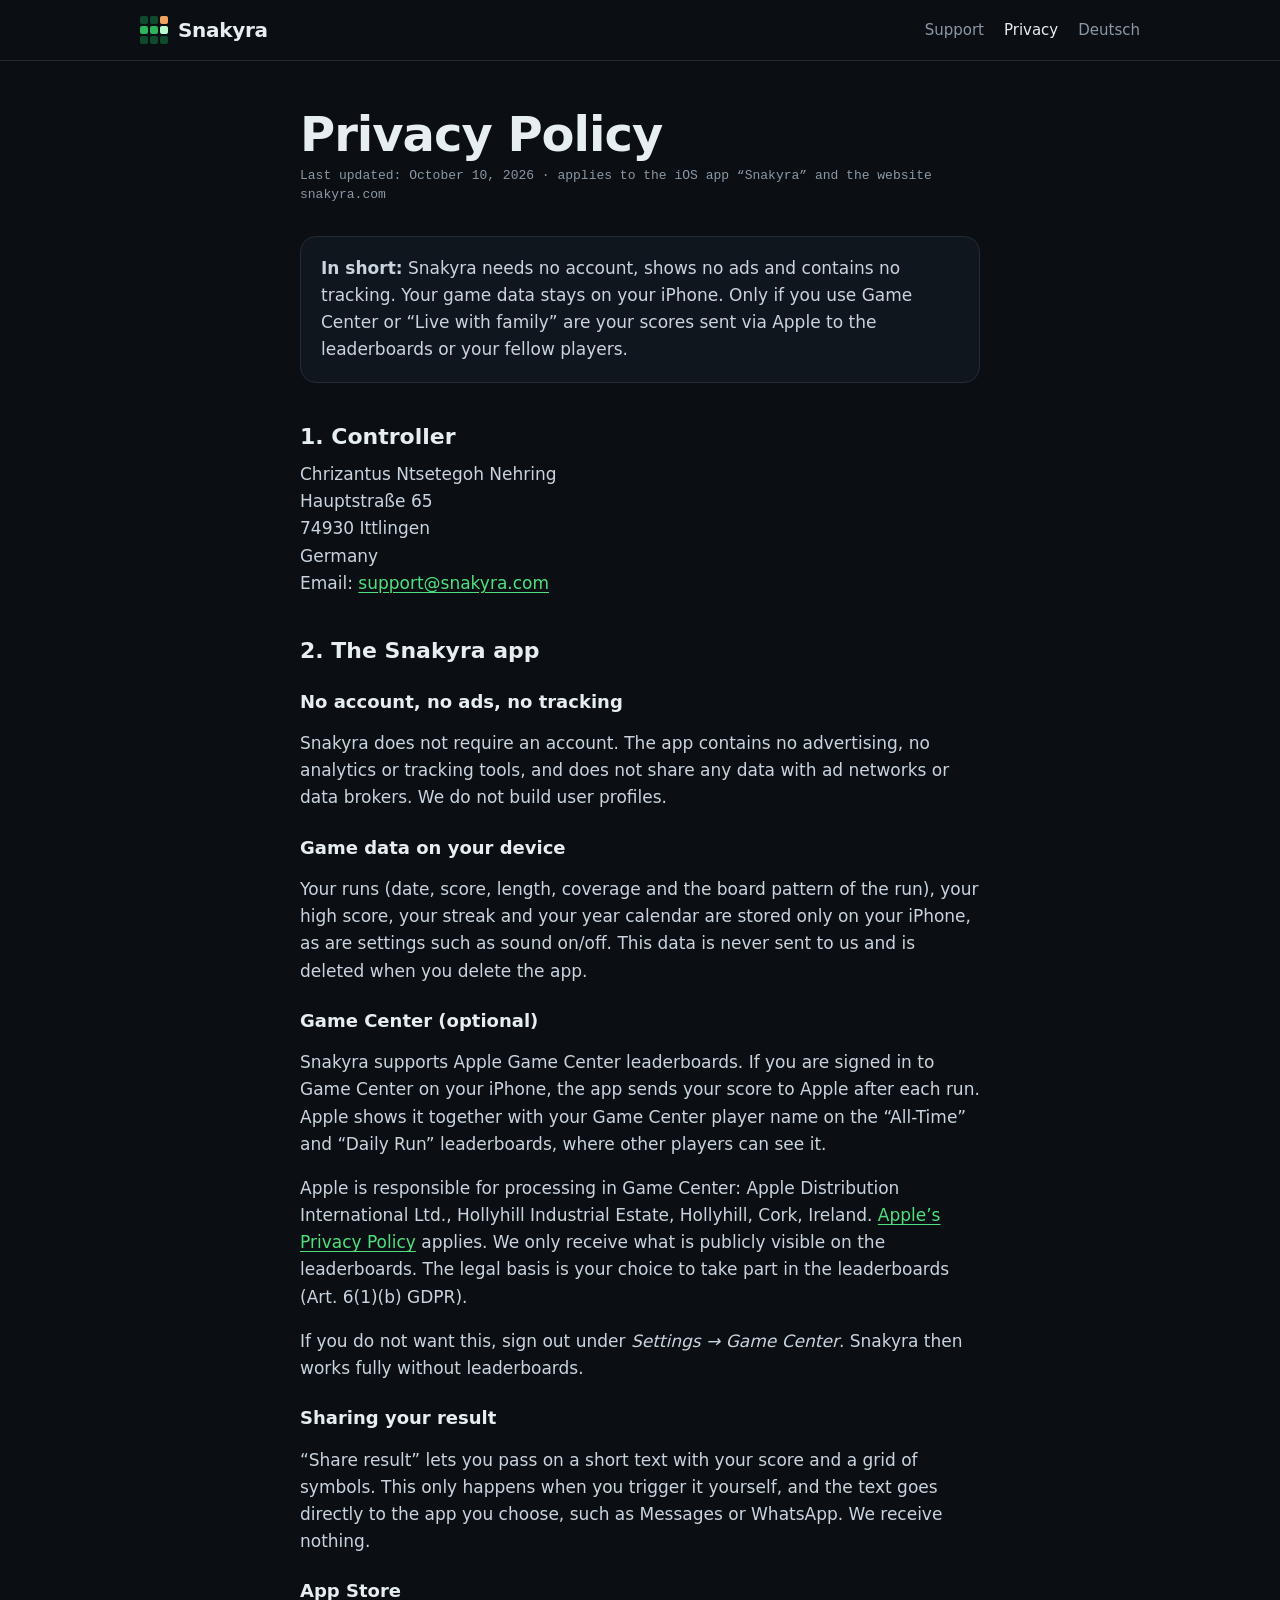
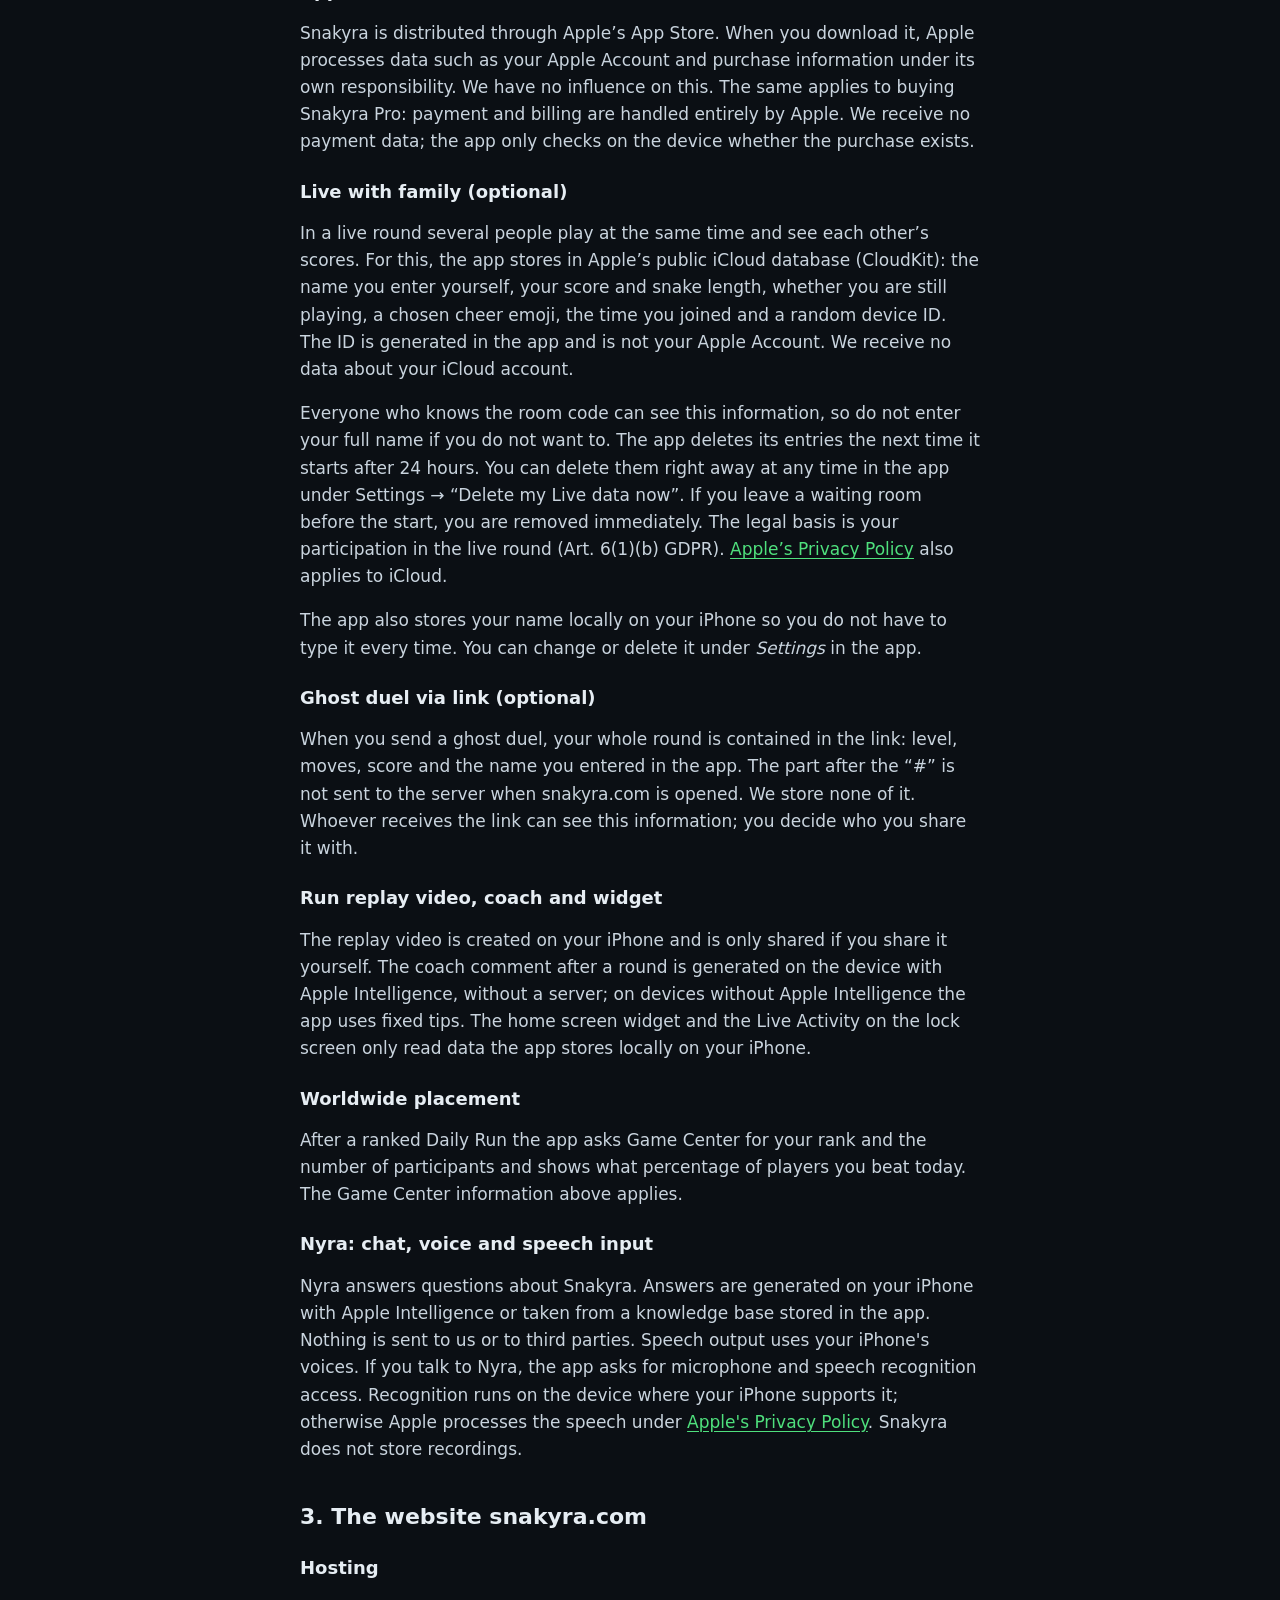
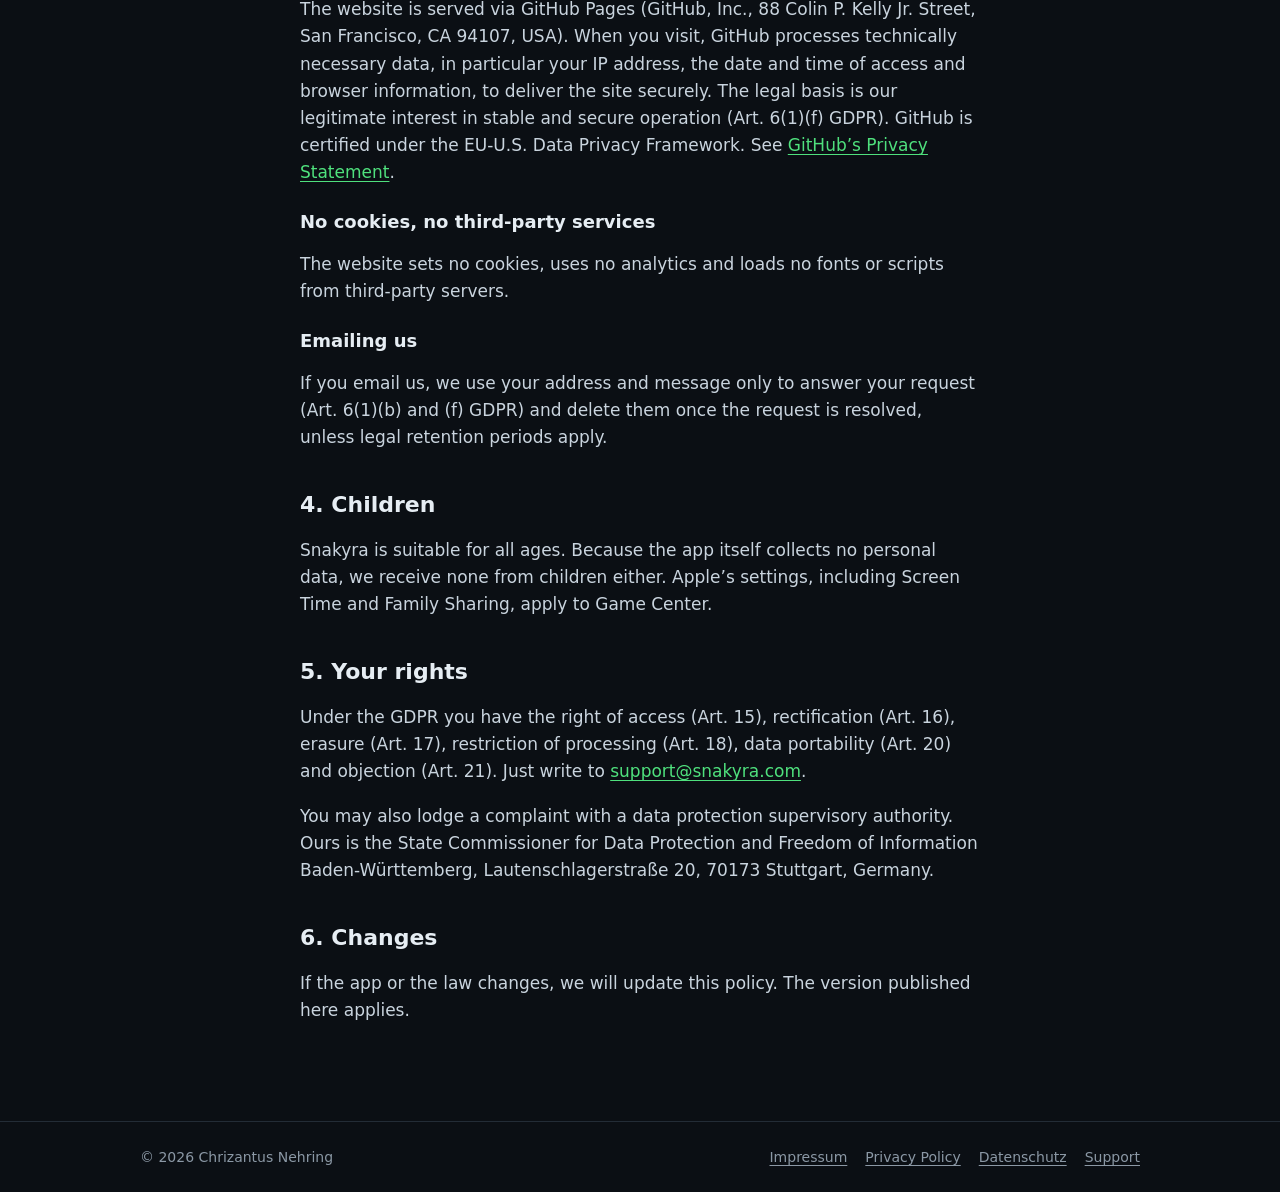
<file: privacy.html>
<!doctype html>
<html lang="en">
<head>
<meta charset="utf-8">
<meta name="viewport" content="width=device-width, initial-scale=1">
<title>Snakyra Privacy Policy</title>
<meta name="description" content="Privacy policy for the Snakyra app and the website snakyra.com.">
<meta name="theme-color" content="#0b0f14">
<link rel="icon" href="icon.png">
<link rel="stylesheet" href="style.css">
</head>
<body>
<header class="site-head">
  <div class="wrap">
    <a class="brand" href="index.html"><span class="brand-mark" aria-hidden="true"><i></i><i></i><i></i><i></i><i></i><i></i><i></i><i></i><i></i></span>Snakyra</a>
    <nav class="nav" aria-label="Main navigation">
      <a href="support.html#english">Support</a>
      <a href="privacy.html" aria-current="page">Privacy</a>
      <a href="datenschutz.html" lang="de">Deutsch</a>
    </nav>
  </div>
</header>

<main class="wrap doc">
  <h1>Privacy Policy</h1>
  <p class="stand">Last updated: October 10, 2026 · applies to the iOS app “Snakyra” and the website snakyra.com</p>

  <div class="box">
    <p><strong>In short:</strong> Snakyra needs no account, shows no ads and contains no tracking. Your game data stays on your iPhone. Only if you use Game Center or “Live with family” are your scores sent via Apple to the leaderboards or your fellow players.</p>
  </div>

  <h2>1. Controller</h2>
  <address>
    Chrizantus Ntsetegoh Nehring<br>
    Hauptstraße 65<br>
    74930 Ittlingen<br>
    Germany<br>
    Email: <a href="mailto:support@snakyra.com">support@snakyra.com</a>
  </address>

  <h2>2. The Snakyra app</h2>

  <h3>No account, no ads, no tracking</h3>
  <p>Snakyra does not require an account. The app contains no advertising, no analytics or tracking tools, and does not share any data with ad networks or data brokers. We do not build user profiles.</p>

  <h3>Game data on your device</h3>
  <p>Your runs (date, score, length, coverage and the board pattern of the run), your high score, your streak and your year calendar are stored only on your iPhone, as are settings such as sound on/off. This data is never sent to us and is deleted when you delete the app.</p>

  <h3>Game Center (optional)</h3>
  <p>Snakyra supports Apple Game Center leaderboards. If you are signed in to Game Center on your iPhone, the app sends your score to Apple after each run. Apple shows it together with your Game Center player name on the “All-Time” and “Daily Run” leaderboards, where other players can see it.</p>
  <p>Apple is responsible for processing in Game Center: Apple Distribution International Ltd., Hollyhill Industrial Estate, Hollyhill, Cork, Ireland. <a href="https://www.apple.com/legal/privacy/">Apple’s Privacy Policy</a> applies. We only receive what is publicly visible on the leaderboards. The legal basis is your choice to take part in the leaderboards (Art. 6(1)(b) GDPR).</p>
  <p>If you do not want this, sign out under <em>Settings → Game Center</em>. Snakyra then works fully without leaderboards.</p>

  <h3>Sharing your result</h3>
  <p>“Share result” lets you pass on a short text with your score and a grid of symbols. This only happens when you trigger it yourself, and the text goes directly to the app you choose, such as Messages or WhatsApp. We receive nothing.</p>

  <h3>App Store</h3>
  <p>Snakyra is distributed through Apple’s App Store. When you download it, Apple processes data such as your Apple Account and purchase information under its own responsibility. We have no influence on this. The same applies to buying Snakyra Pro: payment and billing are handled entirely by Apple. We receive no payment data; the app only checks on the device whether the purchase exists.</p>

  <h3>Live with family (optional)</h3>
  <p>In a live round several people play at the same time and see each other’s scores. For this, the app stores in Apple’s public iCloud database (CloudKit): the name you enter yourself, your score and snake length, whether you are still playing, a chosen cheer emoji, the time you joined and a random device ID. The ID is generated in the app and is not your Apple Account. We receive no data about your iCloud account.</p>
  <p>Everyone who knows the room code can see this information, so do not enter your full name if you do not want to. The app deletes its entries the next time it starts after 24 hours. You can delete them right away at any time in the app under Settings → “Delete my Live data now”. If you leave a waiting room before the start, you are removed immediately. The legal basis is your participation in the live round (Art. 6(1)(b) GDPR). <a href="https://www.apple.com/legal/privacy/">Apple’s Privacy Policy</a> also applies to iCloud.</p>
  <p>The app also stores your name locally on your iPhone so you do not have to type it every time. You can change or delete it under <em>Settings</em> in the app.</p>

  <h3>Ghost duel via link (optional)</h3>
  <p>When you send a ghost duel, your whole round is contained in the link: level, moves, score and the name you entered in the app. The part after the “#” is not sent to the server when snakyra.com is opened. We store none of it. Whoever receives the link can see this information; you decide who you share it with.</p>

  <h3>Run replay video, coach and widget</h3>
  <p>The replay video is created on your iPhone and is only shared if you share it yourself. The coach comment after a round is generated on the device with Apple Intelligence, without a server; on devices without Apple Intelligence the app uses fixed tips. The home screen widget and the Live Activity on the lock screen only read data the app stores locally on your iPhone.</p>

  <h3>Worldwide placement</h3>
  <p>After a ranked Daily Run the app asks Game Center for your rank and the number of participants and shows what percentage of players you beat today. The Game Center information above applies.</p>

  <h3>Nyra: chat, voice and speech input</h3>
  <p>Nyra answers questions about Snakyra. Answers are generated on your iPhone with Apple Intelligence or taken from a knowledge base stored in the app. Nothing is sent to us or to third parties. Speech output uses your iPhone's voices. If you talk to Nyra, the app asks for microphone and speech recognition access. Recognition runs on the device where your iPhone supports it; otherwise Apple processes the speech under <a href="https://www.apple.com/legal/privacy/">Apple's Privacy Policy</a>. Snakyra does not store recordings.</p>

  <h2>3. The website snakyra.com</h2>
  <h3>Hosting</h3>
  <p>The website is served via GitHub Pages (GitHub, Inc., 88 Colin P. Kelly Jr. Street, San Francisco, CA 94107, USA). When you visit, GitHub processes technically necessary data, in particular your IP address, the date and time of access and browser information, to deliver the site securely. The legal basis is our legitimate interest in stable and secure operation (Art. 6(1)(f) GDPR). GitHub is certified under the EU-U.S. Data Privacy Framework. See <a href="https://docs.github.com/en/site-policy/privacy-policies/github-general-privacy-statement">GitHub’s Privacy Statement</a>.</p>
  <h3>No cookies, no third-party services</h3>
  <p>The website sets no cookies, uses no analytics and loads no fonts or scripts from third-party servers.</p>
  <h3>Emailing us</h3>
  <p>If you email us, we use your address and message only to answer your request (Art. 6(1)(b) and (f) GDPR) and delete them once the request is resolved, unless legal retention periods apply.</p>

  <h2>4. Children</h2>
  <p>Snakyra is suitable for all ages. Because the app itself collects no personal data, we receive none from children either. Apple’s settings, including Screen Time and Family Sharing, apply to Game Center.</p>

  <h2>5. Your rights</h2>
  <p>Under the GDPR you have the right of access (Art. 15), rectification (Art. 16), erasure (Art. 17), restriction of processing (Art. 18), data portability (Art. 20) and objection (Art. 21). Just write to <a href="mailto:support@snakyra.com">support@snakyra.com</a>.</p>
  <p>You may also lodge a complaint with a data protection supervisory authority. Ours is the State Commissioner for Data Protection and Freedom of Information Baden-Württemberg, Lautenschlagerstraße 20, 70173 Stuttgart, Germany.</p>

  <h2>6. Changes</h2>
  <p>If the app or the law changes, we will update this policy. The version published here applies.</p>
</main>

<footer class="site-foot">
  <div class="wrap">
    <span>© 2026 Chrizantus Nehring</span>
    <nav aria-label="Legal">
      <a href="impressum.html" lang="de">Impressum</a>
      <a href="privacy.html">Privacy Policy</a>
      <a href="datenschutz.html" lang="de">Datenschutz</a>
      <a href="support.html#english">Support</a>
    </nav>
  </div>
</footer>
</body>
</html>
</file>
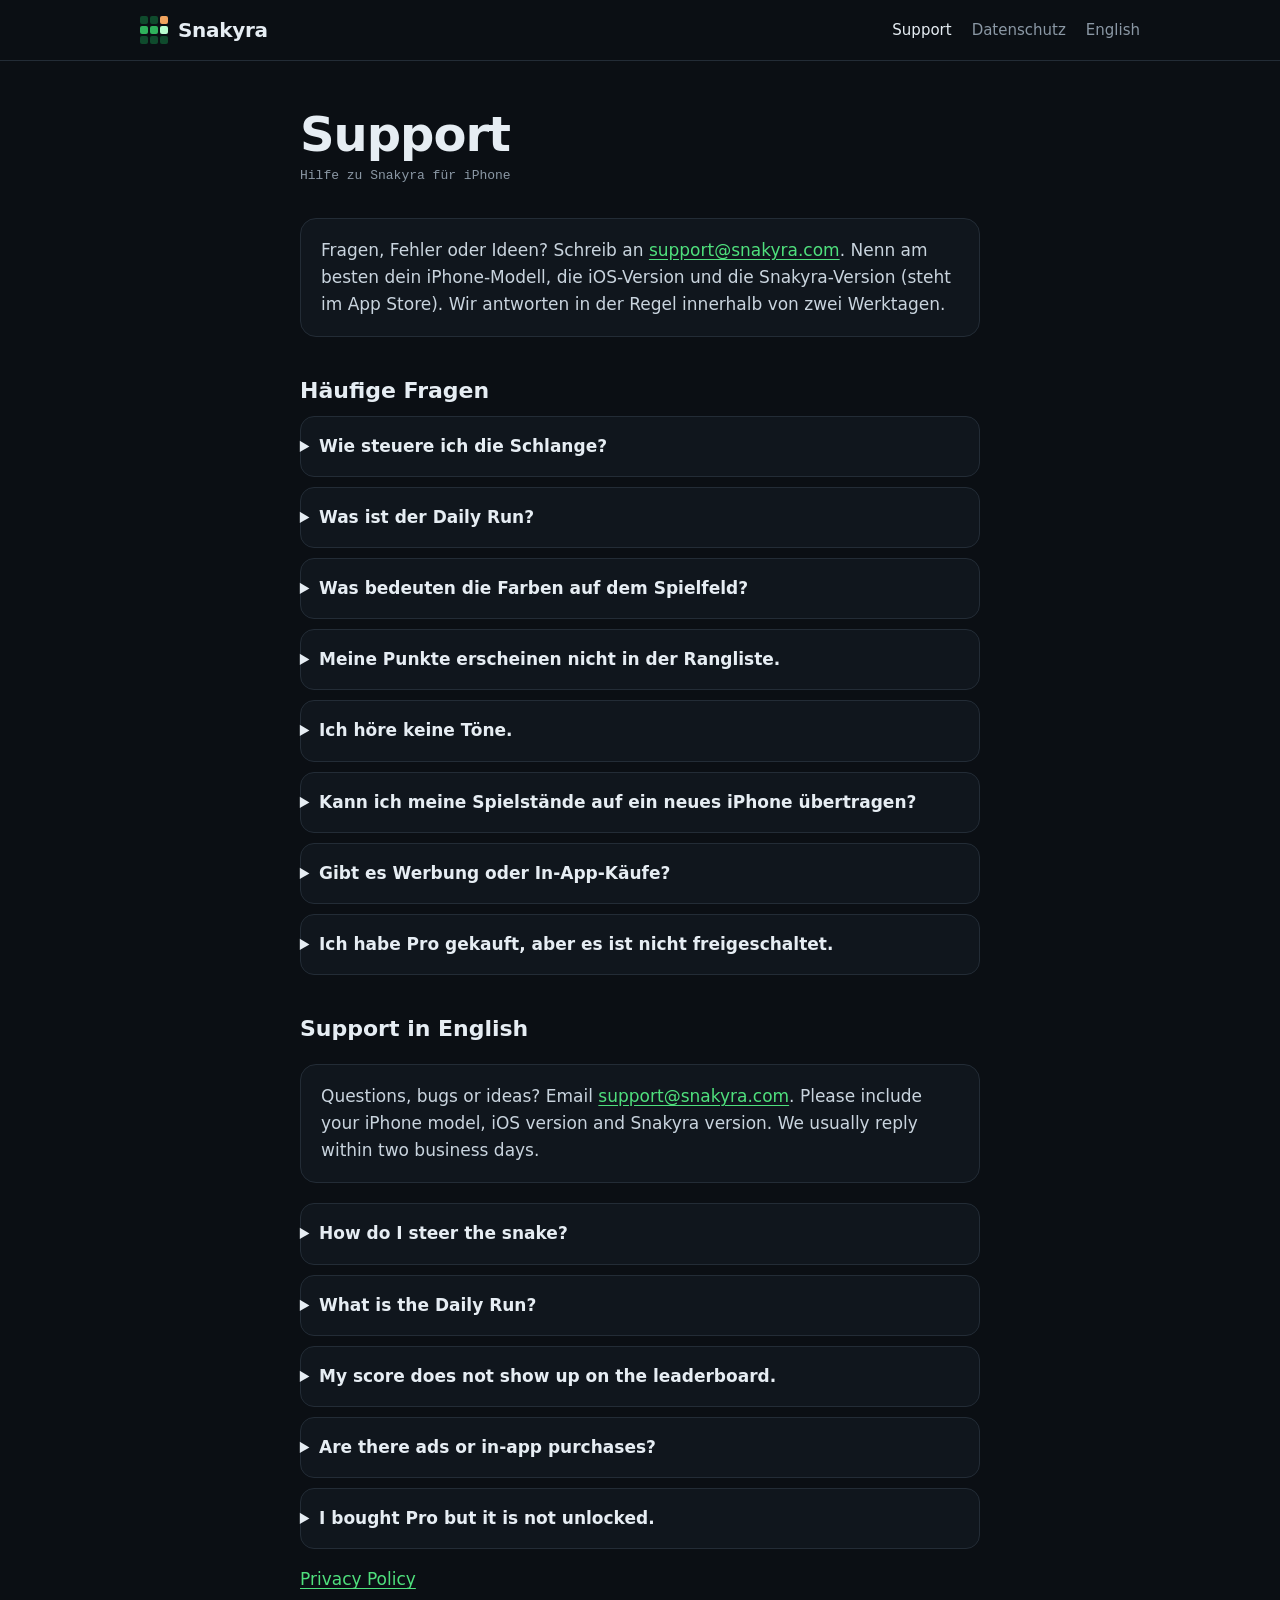
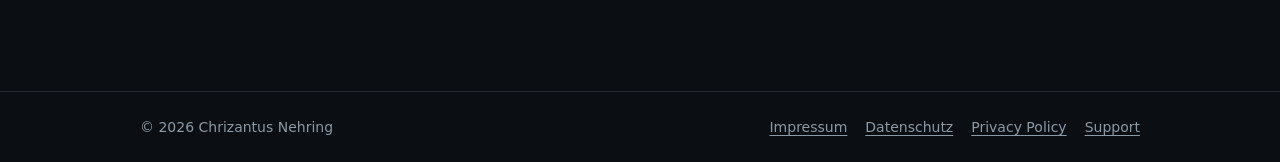
<file: support.html>
<!doctype html>
<html lang="de">
<head>
<meta charset="utf-8">
<meta name="viewport" content="width=device-width, initial-scale=1">
<title>Snakyra Support</title>
<meta name="description" content="Hilfe und Kontakt für die App Snakyra. Help and contact for the Snakyra app.">
<meta name="theme-color" content="#0b0f14">
<link rel="icon" href="icon.png">
<link rel="stylesheet" href="style.css">
</head>
<body>
<header class="site-head">
  <div class="wrap">
    <a class="brand" href="index.html"><span class="brand-mark" aria-hidden="true"><i></i><i></i><i></i><i></i><i></i><i></i><i></i><i></i><i></i></span>Snakyra</a>
    <nav class="nav" aria-label="Hauptnavigation">
      <a href="support.html" aria-current="page">Support</a>
      <a href="datenschutz.html">Datenschutz</a>
      <a href="#english" lang="en">English</a>
    </nav>
  </div>
</header>

<main class="wrap doc">
  <h1>Support</h1>
  <p class="stand">Hilfe zu Snakyra für iPhone</p>

  <div class="box">
    <p>Fragen, Fehler oder Ideen? Schreib an <a href="mailto:support@snakyra.com">support@snakyra.com</a>. Nenn am besten dein iPhone-Modell, die iOS-Version und die Snakyra-Version (steht im App Store). Wir antworten in der Regel innerhalb von zwei Werktagen.</p>
  </div>

  <h2>Häufige Fragen</h2>

  <details>
    <summary>Wie steuere ich die Schlange?</summary>
    <p>Wisch auf dem Spielfeld nach oben, unten, links oder rechts. Du kannst schon während des Countdowns die erste Richtung wählen. Ein Doppeltipp löst den Dash aus: 1,5 Sekunden schneller und doppelte Punkte, danach lädt er 6 Sekunden.</p>
  </details>

  <details>
    <summary>Was ist der Daily Run?</summary>
    <p>Jeden Tag gibt es ein Level, das für alle Spieler auf der Welt gleich ist. Der erste Versuch des Tages zählt für die Tages-Rangliste, danach kannst du das Level beliebig oft üben. Das neue Level startet um 00:00 Uhr UTC, in Deutschland also um 01:00 Uhr (Winterzeit) oder 02:00 Uhr (Sommerzeit).</p>
  </details>

  <details>
    <summary>Was bedeuten die Farben auf dem Spielfeld?</summary>
    <p>Orange Felder sind Commits: Fressen bringt Punkte und lässt die Schlange wachsen. Lila umrandete Felder sind Merge-Branches mit +5 Punkten und 4 Sekunden Zeitlupe. Grüne Felder zeigen deine Spur: Je heller, desto öfter warst du dort.</p>
  </details>

  <details>
    <summary>Meine Punkte erscheinen nicht in der Rangliste.</summary>
    <p>Prüf unter <em>Einstellungen → Game Center</em>, ob du angemeldet bist. Runden mit 0 Punkten werden nicht übertragen. Bei schlechter Verbindung kann es einige Minuten dauern, bis Apple die Rangliste aktualisiert.</p>
  </details>

  <details>
    <summary>Ich höre keine Töne.</summary>
    <p>Snakyra respektiert den Lautlos-Schalter deines iPhones. Prüf außerdem den Lautsprecher-Knopf oben auf dem Startbildschirm der App.</p>
  </details>

  <details>
    <summary>Kann ich meine Spielstände auf ein neues iPhone übertragen?</summary>
    <p>Deine Runden liegen nur lokal auf deinem Gerät. Bei einem Umzug per iCloud-Backup oder direkter Geräteübertragung kommen sie mit. Deine Ranglisten-Einträge in Game Center bleiben immer erhalten.</p>
  </details>

  <details>
    <summary>Gibt es Werbung oder In-App-Käufe?</summary>
    <p>Snakyra zeigt keine Werbung und verkauft kein Weiterleben. Es gibt einen einzigen, einmaligen Kauf: <strong>Snakyra Pro</strong> mit dem KI-Rivalen Shadow, unbegrenztem Daily-Üben, dem persönlichen Coach und dem Song als Datei. Kein Abo. Mit Familienfreigabe gilt Pro für deine ganze Familie.</p>
  </details>
  <details>
    <summary>Ich habe Pro gekauft, aber es ist nicht freigeschaltet.</summary>
    <p>Öffne in Snakyra <em>Einstellungen → Käufe wiederherstellen</em>. Achte darauf, dass du mit derselben Apple-ID angemeldet bist, mit der du gekauft hast. Erstattungen laufen über Apple unter <a href="https://reportaproblem.apple.com">reportaproblem.apple.com</a>.</p>
  </details>

  <h2 id="english" lang="en">Support in English</h2>
  <div lang="en">
    <div class="box">
      <p>Questions, bugs or ideas? Email <a href="mailto:support@snakyra.com">support@snakyra.com</a>. Please include your iPhone model, iOS version and Snakyra version. We usually reply within two business days.</p>
    </div>
    <details>
      <summary>How do I steer the snake?</summary>
      <p>Swipe up, down, left or right on the board. You can already pick the first direction during the countdown. Double-tap to dash: 1.5 seconds faster with double points, then a 6-second cooldown.</p>
    </details>
    <details>
      <summary>What is the Daily Run?</summary>
      <p>Every day there is one level that is the same for every player in the world. Your first attempt of the day counts for the daily leaderboard; after that you can practice as often as you like. A new level starts at 00:00 UTC.</p>
    </details>
    <details>
      <summary>My score does not show up on the leaderboard.</summary>
      <p>Check that you are signed in under <em>Settings → Game Center</em>. Runs with 0 points are not submitted, and it can take a few minutes for Apple to update the leaderboard.</p>
    </details>
    <details>
      <summary>Are there ads or in-app purchases?</summary>
      <p>Snakyra shows no ads and never sells extra lives. There is a single one-time purchase, <strong>Snakyra Pro</strong>: the AI rival Shadow, unlimited Daily practice, the personal coach and your song as a file. No subscription. With Family Sharing, Pro works for your whole family.</p>
    </details>
    <details>
      <summary>I bought Pro but it is not unlocked.</summary>
      <p>In Snakyra, open <em>Settings → Restore Purchases</em> and make sure you are signed in with the Apple Account you bought it with. Refunds are handled by Apple at <a href="https://reportaproblem.apple.com">reportaproblem.apple.com</a>.</p>
    </details>
    <p><a href="privacy.html">Privacy Policy</a></p>
  </div>
</main>

<footer class="site-foot">
  <div class="wrap">
    <span>© 2026 Chrizantus Nehring</span>
    <nav aria-label="Rechtliches">
      <a href="impressum.html">Impressum</a>
      <a href="datenschutz.html">Datenschutz</a>
      <a href="privacy.html" lang="en">Privacy Policy</a>
      <a href="support.html">Support</a>
    </nav>
  </div>
</footer>
</body>
</html>
</file>
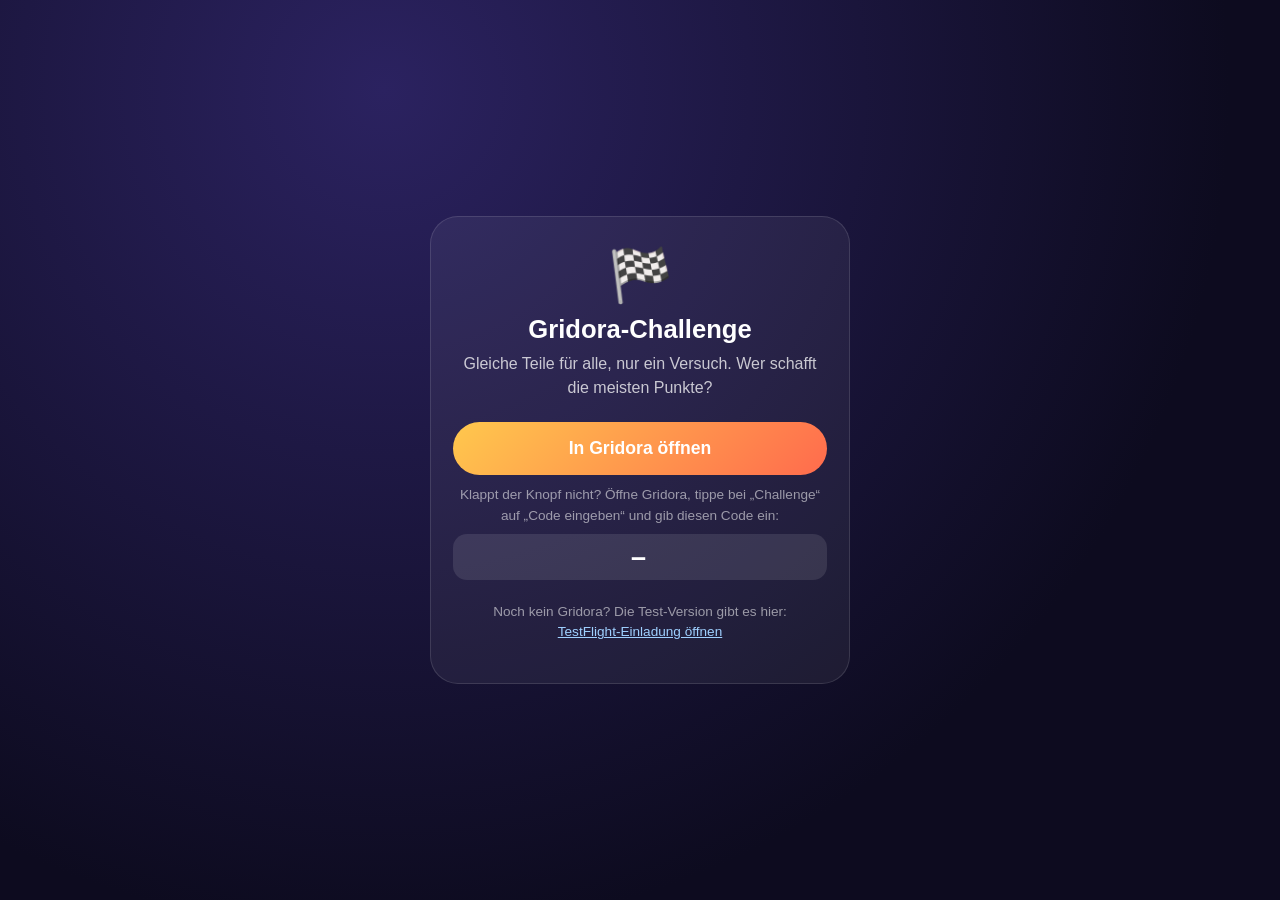
<file: gridora/c.html>
<!DOCTYPE html>
<html lang="de">
<head>
<meta charset="utf-8">
<meta name="viewport" content="width=device-width, initial-scale=1">
<title>Gridora-Challenge</title>
<meta property="og:title" content="Gridora-Challenge">
<meta property="og:description" content="Gleiche Teile, ein Versuch – schaffst du mehr Punkte?">
<style>
  :root { color-scheme: dark; }
  * { box-sizing: border-box; }
  body { margin: 0; min-height: 100vh; display: flex; align-items: center; justify-content: center;
    font-family: -apple-system, BlinkMacSystemFont, "Segoe UI", Roboto, Helvetica, Arial, sans-serif;
    background: radial-gradient(circle at 30% 10%, #2b2260, #0d0b1f 70%); color: #fff; padding: 24px 16px; }
  .card { width: 100%; max-width: 420px; text-align: center; background: rgba(255,255,255,0.06);
    border: 1px solid rgba(255,255,255,0.12); border-radius: 28px; padding: 32px 22px; }
  .flag { font-size: 52px; line-height: 1; }
  h1 { font-size: 1.6rem; margin: 14px 0 6px; }
  .score { font-size: 3rem; font-weight: 800; margin: 6px 0; background: linear-gradient(135deg, #ffc84d, #ff6b4d);
    -webkit-background-clip: text; background-clip: text; color: transparent; }
  p { color: rgba(255,255,255,0.75); line-height: 1.5; margin: 8px 0; }
  .btn { display: block; margin: 22px 0 10px; padding: 16px; border-radius: 999px; font-weight: 700; font-size: 1.1rem;
    color: #fff; text-decoration: none; background: linear-gradient(135deg, #ffc84d, #ff6b4d); }
  .code { font-family: ui-monospace, Menlo, monospace; font-size: 1.4rem; letter-spacing: 3px; font-weight: 700;
    background: rgba(255,255,255,0.1); border-radius: 14px; padding: 10px; margin: 8px 0 4px; user-select: all; }
  .small { font-size: 0.85rem; color: rgba(255,255,255,0.55); }
  a.link { color: #9fd0ff; }
</style>
</head>
<body>
<div class="card">
  <div class="flag">🏁</div>
  <h1 id="title">Gridora-Challenge</h1>
  <div class="score" id="score" hidden></div>
  <p id="sub">Gleiche Teile für alle, nur ein Versuch. Wer schafft die meisten Punkte?</p>
  <a class="btn" id="open" href="gridora://challenge">In Gridora öffnen</a>
  <p class="small">Klappt der Knopf nicht? Öffne Gridora, tippe bei „Challenge“ auf „Code eingeben“ und gib diesen Code ein:</p>
  <div class="code" id="code">–</div>
  <p class="small" style="margin-top:22px">Noch kein Gridora? Die Test-Version gibt es hier:<br>
    <a class="link" href="https://testflight.apple.com/join/eV93PyNJ">TestFlight-Einladung öffnen</a></p>
</div>
<script>
  // Crockford-Base32 wie in der App.
  var ALPHABET = "0123456789ABCDEFGHJKMNPQRSTVWXYZ";
  function base32(value, length) {
    var out = "";
    do { out = ALPHABET[value % 32] + out; value = Math.floor(value / 32); } while (value > 0);
    while (length && out.length < length) out = "0" + out;
    return out;
  }
  var params = new URLSearchParams(location.search);
  var seed = parseInt(params.get("s") || "", 10);
  var name = (params.get("n") || "").slice(0, 16);
  var points = parseInt(params.get("p") || "", 10);
  // Link selbst bauen: Leerzeichen als %20 (nicht "+"), damit die App den Namen richtig liest.
  var query = "";
  if (seed > 0 && seed <= 4294967295) {
    query = "s=" + seed + (name ? "&n=" + encodeURIComponent(name) : "") + (points > 0 ? "&p=" + points : "");
    // Geist (Verlauf Zug für Zug) unverändert weitergeben.
    var ghost = params.get("g");
    if (ghost && /^[A-Za-z0-9_-]{1,3600}$/.test(ghost)) query += "&g=" + ghost;
    if (params.get("l") === "1") query += "&l=1";
    document.getElementById("code").textContent = base32(seed, 7) + (points > 0 ? "-" + base32(points) : "");
  } else if (params.get("c")) {
    query = "c=" + encodeURIComponent(params.get("c"));
    document.getElementById("code").textContent = params.get("c").toUpperCase();
  }
  document.getElementById("open").href = "gridora://challenge?" + query;
  if (params.get("l") === "1") {
    document.querySelector(".flag").textContent = "🔴";
    document.getElementById("title").textContent = (name || "Jemand") + " spielt jetzt LIVE!";
    document.getElementById("sub").textContent = "Komm rein – ihr spielt gleichzeitig mit denselben Teilen und seht eure Punkte live.";
    document.getElementById("open").textContent = "Jetzt mitspielen";
  } else if (name && points > 0) {
    document.getElementById("title").textContent = name + " fordert dich heraus!";
    var score = document.getElementById("score");
    score.textContent = points.toLocaleString("de-DE") + " Punkte";
    score.hidden = false;
    document.getElementById("sub").textContent = params.get("g")
      ? "Gleiche Teile, ein Versuch – und der Geist von " + name + " läuft Zug für Zug mit. Schaffst du mehr?"
      : "Gleiche Teile, ein Versuch – schaffst du mehr?";
  }
</script>
</body>
</html>
</file>
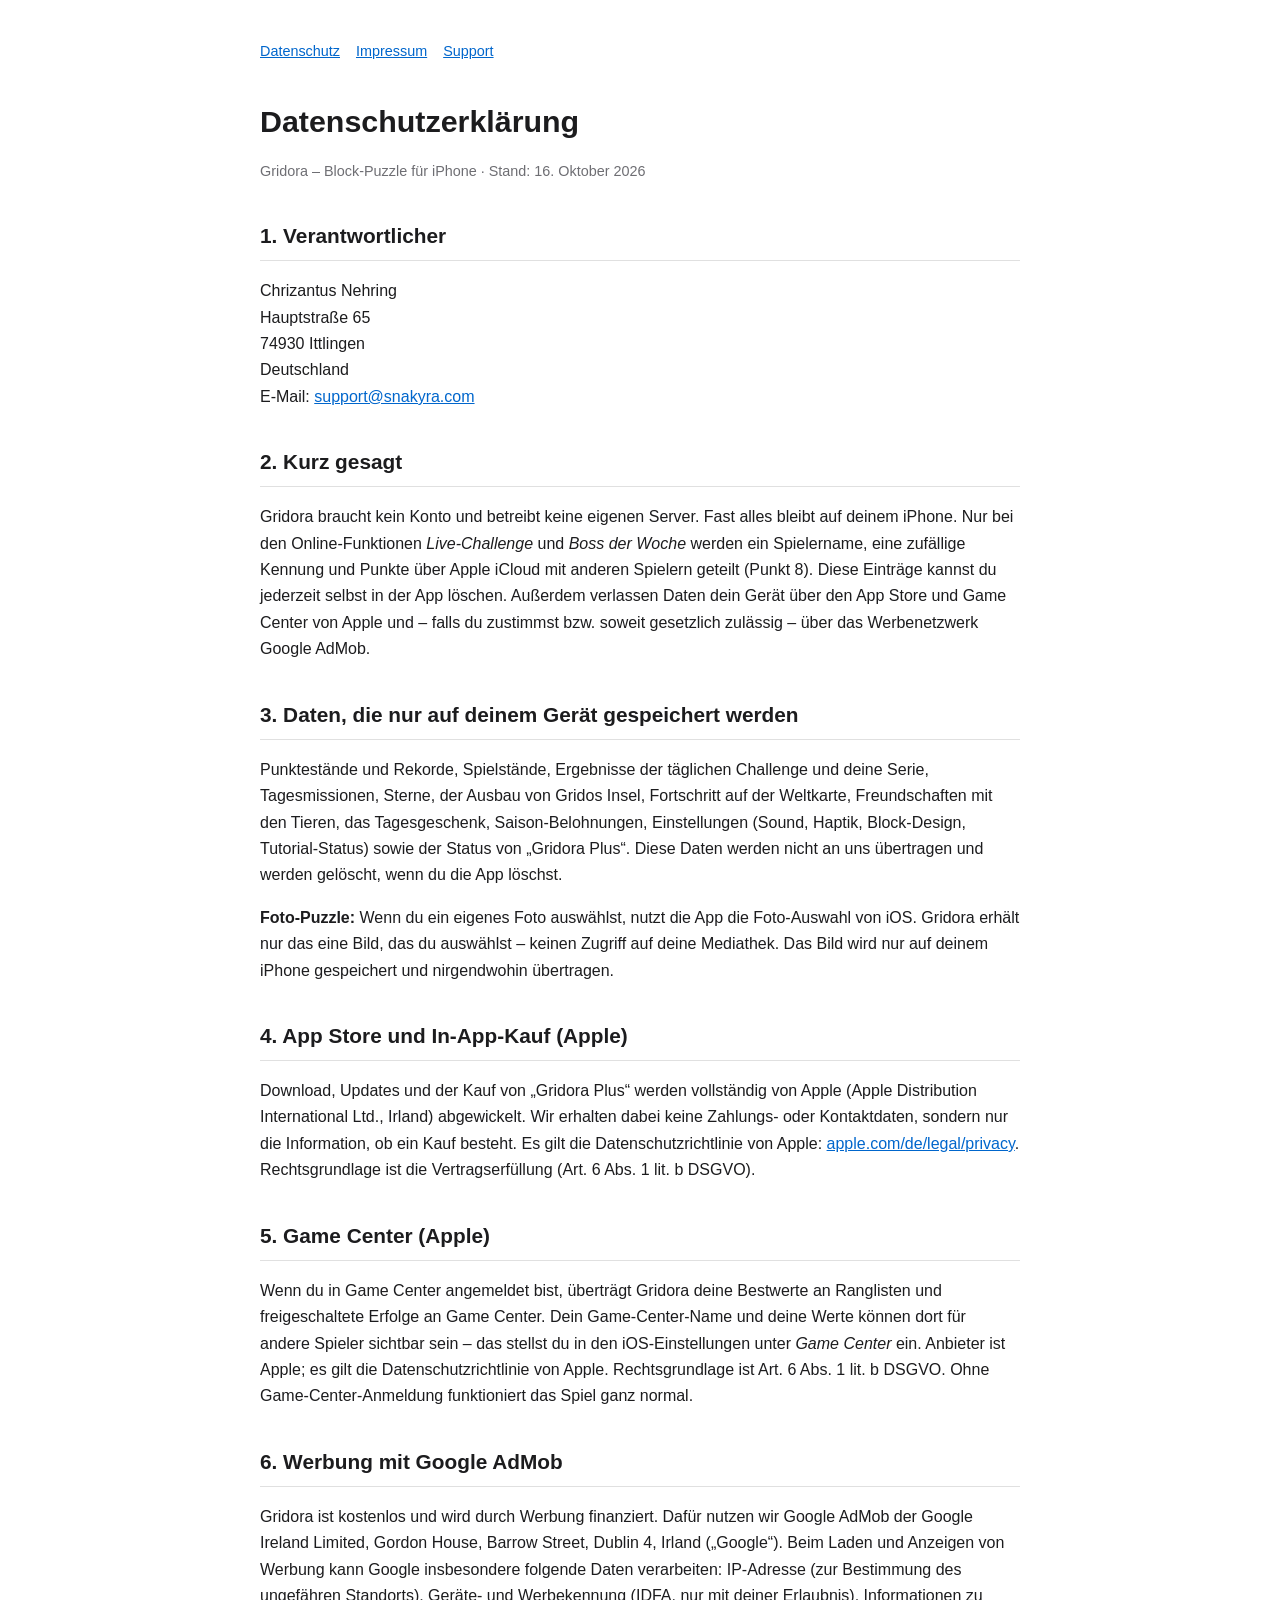
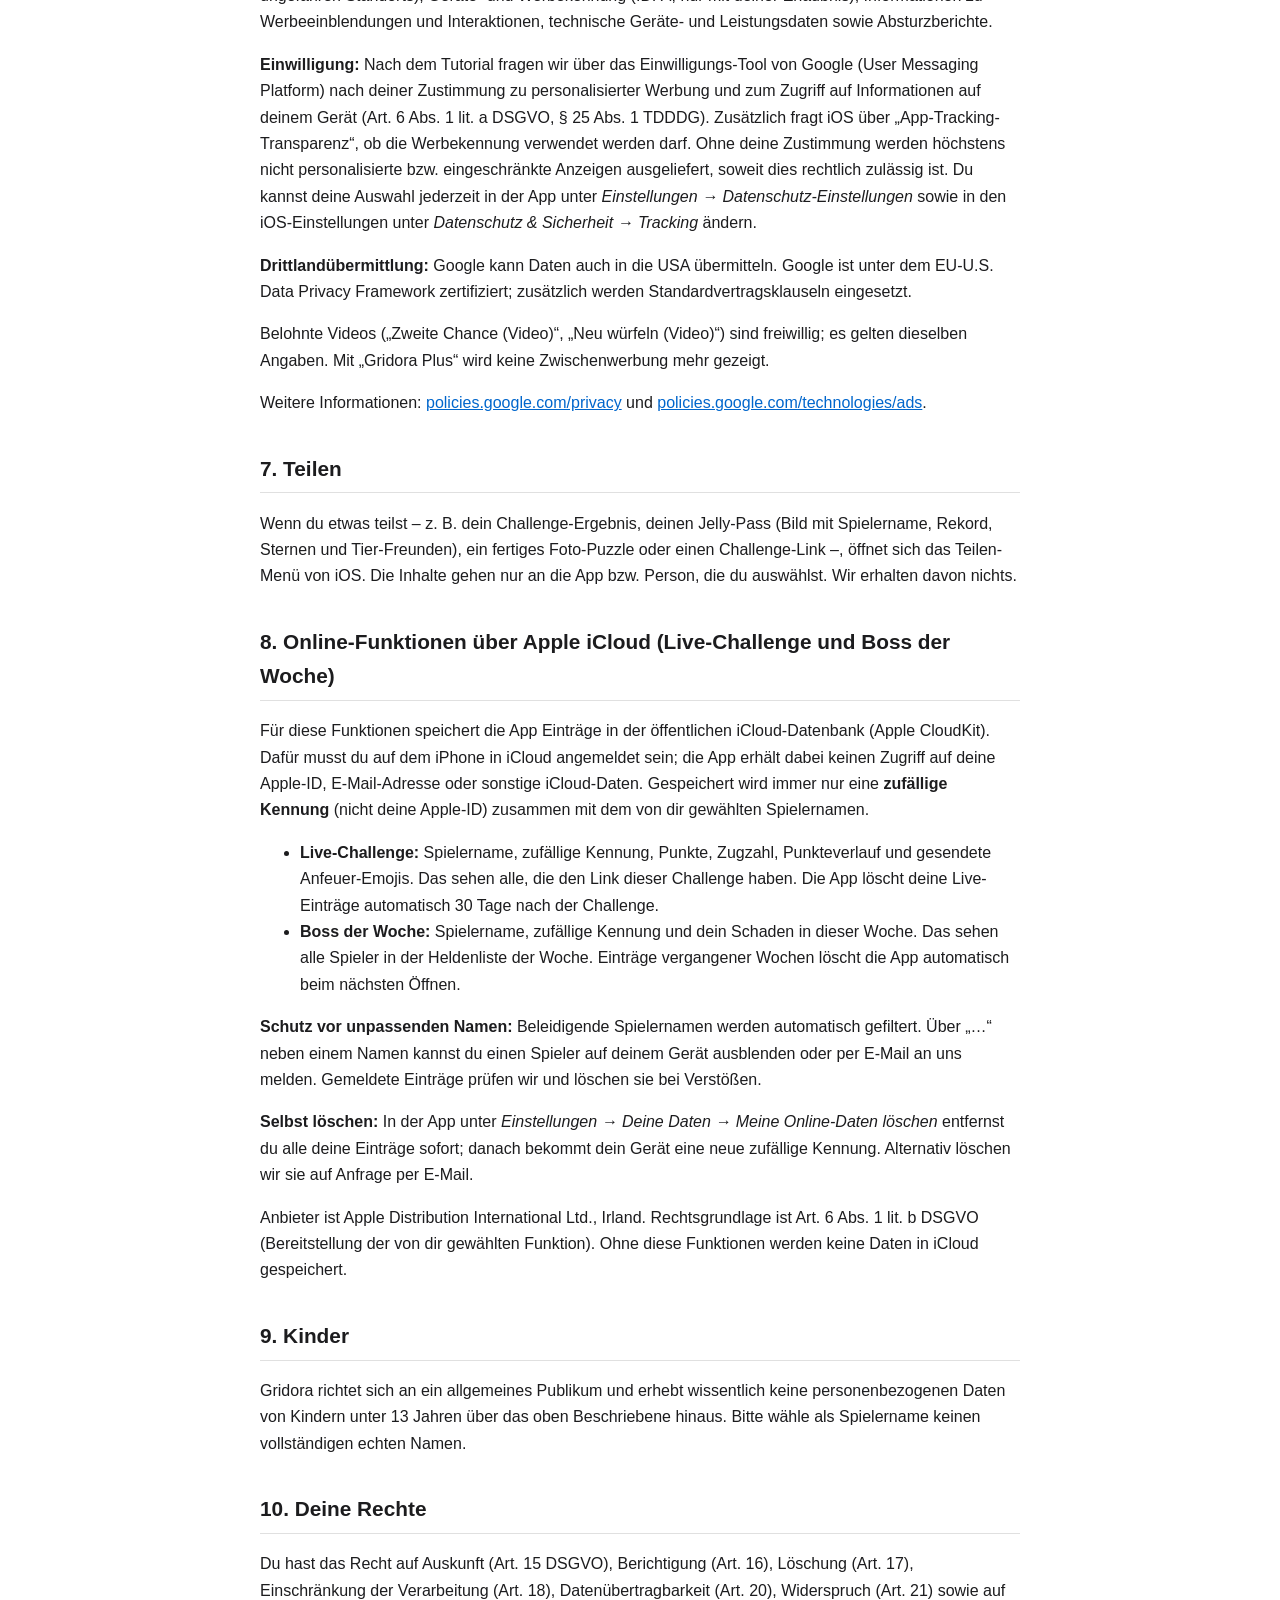
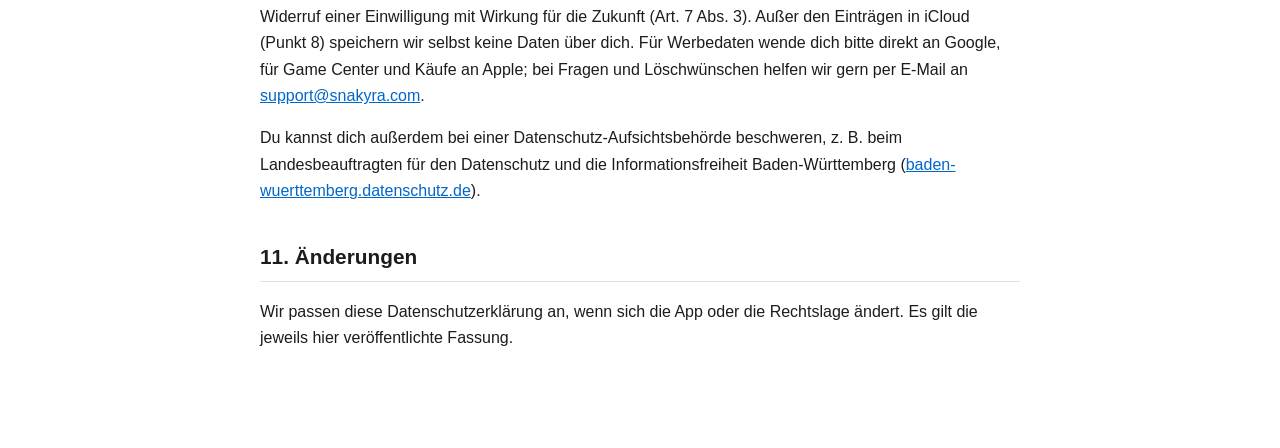
<file: gridora/datenschutz.html>
<!DOCTYPE html>
<html lang="de">
<head>
<meta charset="utf-8">
<meta name="viewport" content="width=device-width, initial-scale=1">
<title>Datenschutzerklärung – Gridora</title>
<style>
  :root { color-scheme: light dark; }
  body { font-family: -apple-system, BlinkMacSystemFont, "Segoe UI", Roboto, Helvetica, Arial, sans-serif;
    max-width: 760px; margin: 0 auto; padding: 2.5rem 1.5rem 5rem; line-height: 1.65; color: #1c1c1e; background: #ffffff; }
  h1 { font-size: 1.9rem; margin-bottom: 0.25rem; }
  h2 { font-size: 1.3rem; margin-top: 2.2rem; border-bottom: 1px solid #e0e0e0; padding-bottom: 0.4rem; }
  .stand { color: #6e6e73; font-size: 0.9rem; margin-bottom: 2rem; }
  .hinweis { background: #fff8e6; border-left: 4px solid #f0b429; padding: 0.8rem 1rem; margin: 1rem 0; font-size: 0.92rem; }
  a { color: #0066cc; }
  nav { margin-bottom: 2rem; font-size: 0.9rem; }
  nav a { margin-right: 1rem; }
  @media (prefers-color-scheme: dark) {
    body { background: #1c1c1e; color: #f2f2f7; }
    h2 { border-bottom-color: #3a3a3c; }
    .hinweis { background: #3a2f14; }
    a { color: #6cb4ff; }
  }
</style>
</head>
<body>
<nav><a href="datenschutz.html">Datenschutz</a><a href="impressum.html">Impressum</a><a href="support.html">Support</a></nav>
<h1>Datenschutzerklärung</h1>
<p class="stand">Gridora – Block-Puzzle für iPhone · Stand: 16. Oktober 2026</p>

<h2>1. Verantwortlicher</h2>
<p>Chrizantus Nehring<br>Hauptstraße 65<br>74930 Ittlingen<br>Deutschland<br>
E-Mail: <a href="mailto:support@snakyra.com">support@snakyra.com</a></p>

<h2>2. Kurz gesagt</h2>
<p>Gridora braucht kein Konto und betreibt keine eigenen Server. Fast alles bleibt auf deinem iPhone. Nur bei den Online-Funktionen <em>Live-Challenge</em> und <em>Boss der Woche</em> werden ein Spielername, eine zufällige Kennung und Punkte über Apple iCloud mit anderen Spielern geteilt (Punkt 8). Diese Einträge kannst du jederzeit selbst in der App löschen. Außerdem verlassen Daten dein Gerät über den App Store und Game Center von Apple und – falls du zustimmst bzw. soweit gesetzlich zulässig – über das Werbenetzwerk Google AdMob.</p>

<h2>3. Daten, die nur auf deinem Gerät gespeichert werden</h2>
<p>Punktestände und Rekorde, Spielstände, Ergebnisse der täglichen Challenge und deine Serie, Tagesmissionen, Sterne, der Ausbau von Gridos Insel, Fortschritt auf der Weltkarte, Freundschaften mit den Tieren, das Tagesgeschenk, Saison-Belohnungen, Einstellungen (Sound, Haptik, Block-Design, Tutorial-Status) sowie der Status von „Gridora Plus“. Diese Daten werden nicht an uns übertragen und werden gelöscht, wenn du die App löschst.</p>
<p><strong>Foto-Puzzle:</strong> Wenn du ein eigenes Foto auswählst, nutzt die App die Foto-Auswahl von iOS. Gridora erhält nur das eine Bild, das du auswählst – keinen Zugriff auf deine Mediathek. Das Bild wird nur auf deinem iPhone gespeichert und nirgendwohin übertragen.</p>

<h2>4. App Store und In-App-Kauf (Apple)</h2>
<p>Download, Updates und der Kauf von „Gridora Plus“ werden vollständig von Apple (Apple Distribution International Ltd., Irland) abgewickelt. Wir erhalten dabei keine Zahlungs- oder Kontaktdaten, sondern nur die Information, ob ein Kauf besteht. Es gilt die Datenschutzrichtlinie von Apple: <a href="https://www.apple.com/de/legal/privacy/">apple.com/de/legal/privacy</a>. Rechtsgrundlage ist die Vertragserfüllung (Art. 6 Abs. 1 lit. b DSGVO).</p>

<h2>5. Game Center (Apple)</h2>
<p>Wenn du in Game Center angemeldet bist, überträgt Gridora deine Bestwerte an Ranglisten und freigeschaltete Erfolge an Game Center. Dein Game-Center-Name und deine Werte können dort für andere Spieler sichtbar sein – das stellst du in den iOS-Einstellungen unter <em>Game Center</em> ein. Anbieter ist Apple; es gilt die Datenschutzrichtlinie von Apple. Rechtsgrundlage ist Art. 6 Abs. 1 lit. b DSGVO. Ohne Game-Center-Anmeldung funktioniert das Spiel ganz normal.</p>

<h2>6. Werbung mit Google AdMob</h2>
<p>Gridora ist kostenlos und wird durch Werbung finanziert. Dafür nutzen wir Google AdMob der Google Ireland Limited, Gordon House, Barrow Street, Dublin 4, Irland („Google“). Beim Laden und Anzeigen von Werbung kann Google insbesondere folgende Daten verarbeiten: IP-Adresse (zur Bestimmung des ungefähren Standorts), Geräte- und Werbekennung (IDFA, nur mit deiner Erlaubnis), Informationen zu Werbeeinblendungen und Interaktionen, technische Geräte- und Leistungsdaten sowie Absturzberichte.</p>
<p><strong>Einwilligung:</strong> Nach dem Tutorial fragen wir über das Einwilligungs-Tool von Google (User Messaging Platform) nach deiner Zustimmung zu personalisierter Werbung und zum Zugriff auf Informationen auf deinem Gerät (Art. 6 Abs. 1 lit. a DSGVO, § 25 Abs. 1 TDDDG). Zusätzlich fragt iOS über „App-Tracking-Transparenz“, ob die Werbekennung verwendet werden darf. Ohne deine Zustimmung werden höchstens nicht personalisierte bzw. eingeschränkte Anzeigen ausgeliefert, soweit dies rechtlich zulässig ist. Du kannst deine Auswahl jederzeit in der App unter <em>Einstellungen → Datenschutz-Einstellungen</em> sowie in den iOS-Einstellungen unter <em>Datenschutz &amp; Sicherheit → Tracking</em> ändern.</p>
<p><strong>Drittlandübermittlung:</strong> Google kann Daten auch in die USA übermitteln. Google ist unter dem EU-U.S. Data Privacy Framework zertifiziert; zusätzlich werden Standardvertragsklauseln eingesetzt.</p>
<p>Belohnte Videos („Zweite Chance (Video)“, „Neu würfeln (Video)“) sind freiwillig; es gelten dieselben Angaben. Mit „Gridora Plus“ wird keine Zwischenwerbung mehr gezeigt.</p>
<p>Weitere Informationen: <a href="https://policies.google.com/privacy">policies.google.com/privacy</a> und <a href="https://policies.google.com/technologies/ads">policies.google.com/technologies/ads</a>.</p>

<h2>7. Teilen</h2>
<p>Wenn du etwas teilst – z. B. dein Challenge-Ergebnis, deinen Jelly-Pass (Bild mit Spielername, Rekord, Sternen und Tier-Freunden), ein fertiges Foto-Puzzle oder einen Challenge-Link –, öffnet sich das Teilen-Menü von iOS. Die Inhalte gehen nur an die App bzw. Person, die du auswählst. Wir erhalten davon nichts.</p>

<h2>8. Online-Funktionen über Apple iCloud (Live-Challenge und Boss der Woche)</h2>
<p>Für diese Funktionen speichert die App Einträge in der öffentlichen iCloud-Datenbank (Apple CloudKit). Dafür musst du auf dem iPhone in iCloud angemeldet sein; die App erhält dabei keinen Zugriff auf deine Apple-ID, E-Mail-Adresse oder sonstige iCloud-Daten. Gespeichert wird immer nur eine <strong>zufällige Kennung</strong> (nicht deine Apple-ID) zusammen mit dem von dir gewählten Spielernamen.</p>
<ul>
<li><strong>Live-Challenge:</strong> Spielername, zufällige Kennung, Punkte, Zugzahl, Punkteverlauf und gesendete Anfeuer-Emojis. Das sehen alle, die den Link dieser Challenge haben. Die App löscht deine Live-Einträge automatisch 30 Tage nach der Challenge.</li>
<li><strong>Boss der Woche:</strong> Spielername, zufällige Kennung und dein Schaden in dieser Woche. Das sehen alle Spieler in der Heldenliste der Woche. Einträge vergangener Wochen löscht die App automatisch beim nächsten Öffnen.</li>
</ul>
<p><strong>Schutz vor unpassenden Namen:</strong> Beleidigende Spielernamen werden automatisch gefiltert. Über „…“ neben einem Namen kannst du einen Spieler auf deinem Gerät ausblenden oder per E-Mail an uns melden. Gemeldete Einträge prüfen wir und löschen sie bei Verstößen.</p>
<p><strong>Selbst löschen:</strong> In der App unter <em>Einstellungen → Deine Daten → Meine Online-Daten löschen</em> entfernst du alle deine Einträge sofort; danach bekommt dein Gerät eine neue zufällige Kennung. Alternativ löschen wir sie auf Anfrage per E-Mail.</p>
<p>Anbieter ist Apple Distribution International Ltd., Irland. Rechtsgrundlage ist Art. 6 Abs. 1 lit. b DSGVO (Bereitstellung der von dir gewählten Funktion). Ohne diese Funktionen werden keine Daten in iCloud gespeichert.</p>

<h2>9. Kinder</h2>
<p>Gridora richtet sich an ein allgemeines Publikum und erhebt wissentlich keine personenbezogenen Daten von Kindern unter 13 Jahren über das oben Beschriebene hinaus. Bitte wähle als Spielername keinen vollständigen echten Namen.</p>

<h2>10. Deine Rechte</h2>
<p>Du hast das Recht auf Auskunft (Art. 15 DSGVO), Berichtigung (Art. 16), Löschung (Art. 17), Einschränkung der Verarbeitung (Art. 18), Datenübertragbarkeit (Art. 20), Widerspruch (Art. 21) sowie auf Widerruf einer Einwilligung mit Wirkung für die Zukunft (Art. 7 Abs. 3). Außer den Einträgen in iCloud (Punkt 8) speichern wir selbst keine Daten über dich. Für Werbedaten wende dich bitte direkt an Google, für Game Center und Käufe an Apple; bei Fragen und Löschwünschen helfen wir gern per E-Mail an <a href="mailto:support@snakyra.com">support@snakyra.com</a>.</p>
<p>Du kannst dich außerdem bei einer Datenschutz-Aufsichtsbehörde beschweren, z. B. beim Landesbeauftragten für den Datenschutz und die Informationsfreiheit Baden-Württemberg (<a href="https://www.baden-wuerttemberg.datenschutz.de">baden-wuerttemberg.datenschutz.de</a>).</p>

<h2>11. Änderungen</h2>
<p>Wir passen diese Datenschutzerklärung an, wenn sich die App oder die Rechtslage ändert. Es gilt die jeweils hier veröffentlichte Fassung.</p>

</body>
</html>
</file>
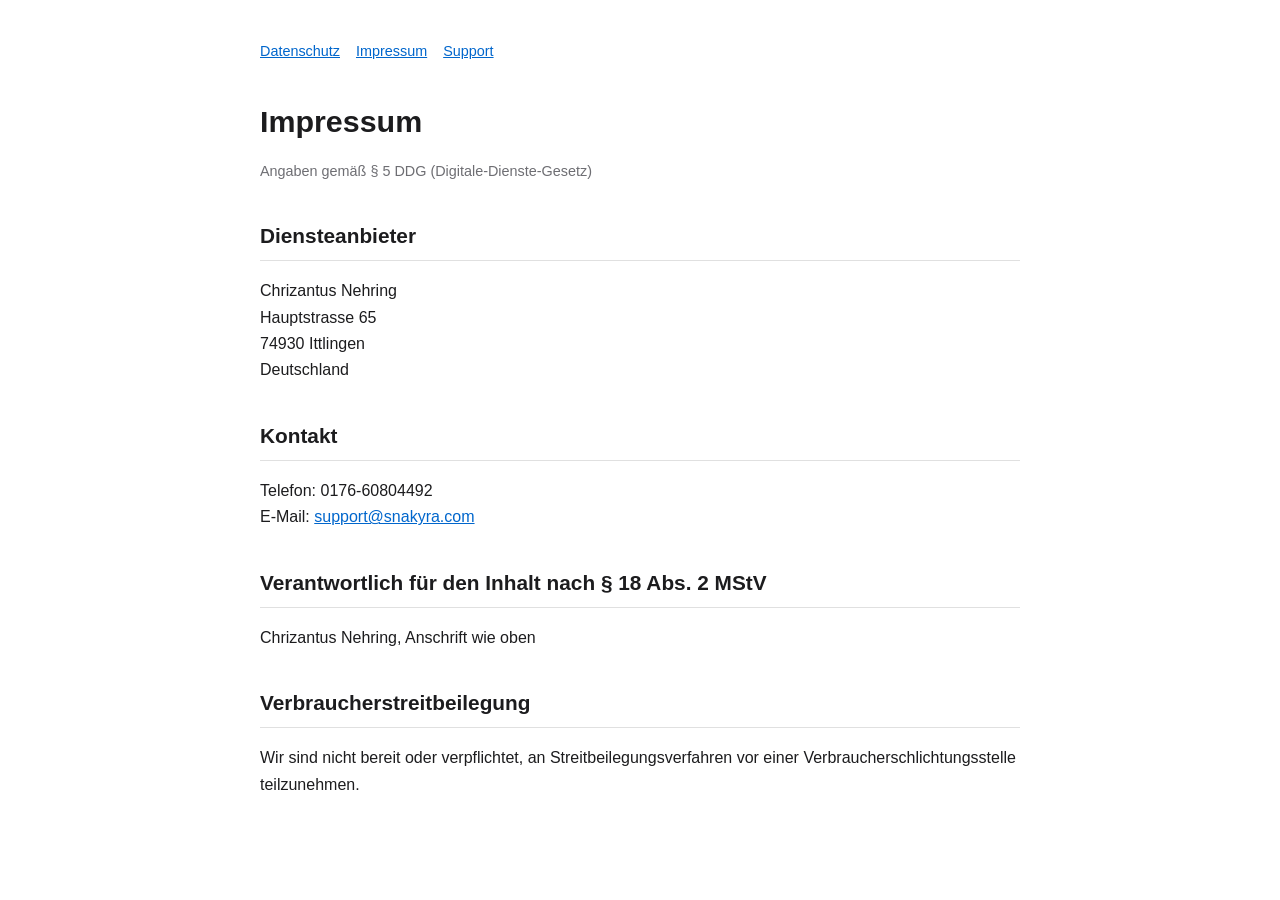
<file: gridora/impressum.html>
<!DOCTYPE html>
<html lang="de">
<head>
<meta charset="utf-8">
<meta name="viewport" content="width=device-width, initial-scale=1">
<title>Impressum – Gridora</title>
<style>
  :root { color-scheme: light dark; }
  body { font-family: -apple-system, BlinkMacSystemFont, "Segoe UI", Roboto, Helvetica, Arial, sans-serif;
    max-width: 760px; margin: 0 auto; padding: 2.5rem 1.5rem 5rem; line-height: 1.65; color: #1c1c1e; background: #ffffff; }
  h1 { font-size: 1.9rem; margin-bottom: 0.25rem; }
  h2 { font-size: 1.3rem; margin-top: 2.2rem; border-bottom: 1px solid #e0e0e0; padding-bottom: 0.4rem; }
  .stand { color: #6e6e73; font-size: 0.9rem; margin-bottom: 2rem; }
  .hinweis { background: #fff8e6; border-left: 4px solid #f0b429; padding: 0.8rem 1rem; margin: 1rem 0; font-size: 0.92rem; }
  a { color: #0066cc; }
  nav { margin-bottom: 2rem; font-size: 0.9rem; }
  nav a { margin-right: 1rem; }
  @media (prefers-color-scheme: dark) {
    body { background: #1c1c1e; color: #f2f2f7; }
    h2 { border-bottom-color: #3a3a3c; }
    .hinweis { background: #3a2f14; }
    a { color: #6cb4ff; }
  }
</style>
</head>
<body>
<nav><a href="datenschutz.html">Datenschutz</a><a href="impressum.html">Impressum</a><a href="support.html">Support</a></nav>
<h1>Impressum</h1>
<p class="stand">Angaben gemäß § 5 DDG (Digitale-Dienste-Gesetz)</p>

<h2>Diensteanbieter</h2>
<p>Chrizantus Nehring<br>Hauptstrasse 65<br>74930 Ittlingen<br>Deutschland</p>

<h2>Kontakt</h2>
<p>Telefon: 0176-60804492<br>E-Mail: <a href="mailto:support@snakyra.com">support@snakyra.com</a></p>

<h2>Verantwortlich für den Inhalt nach § 18 Abs. 2 MStV</h2>
<p>Chrizantus Nehring, Anschrift wie oben</p>

<h2>Verbraucherstreitbeilegung</h2>
<p>Wir sind nicht bereit oder verpflichtet, an Streitbeilegungsverfahren vor einer Verbraucherschlichtungsstelle teilzunehmen.</p>

</body>
</html>
</file>
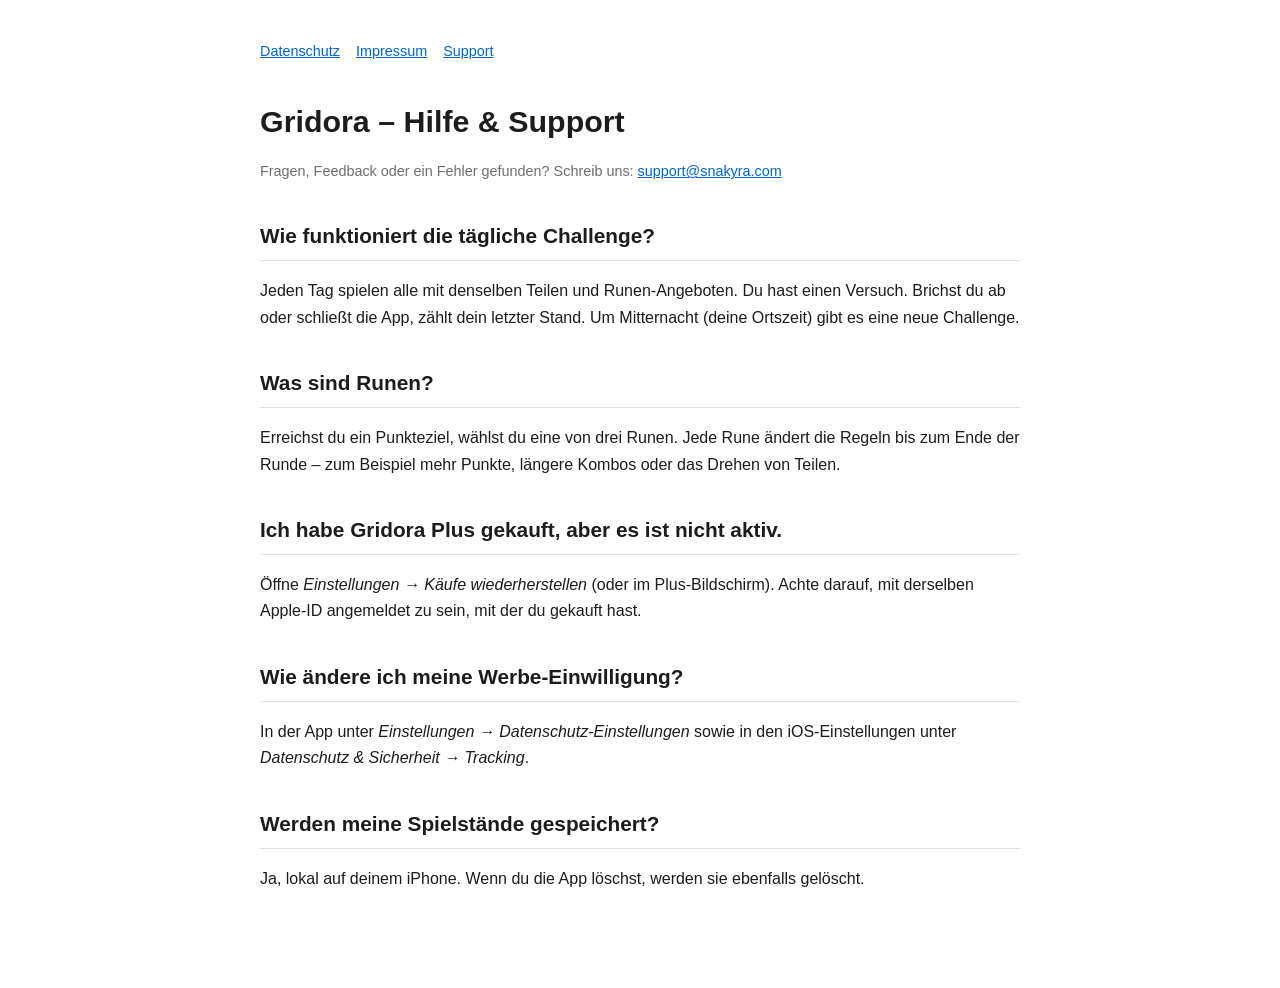
<file: gridora/support.html>
<!DOCTYPE html>
<html lang="de">
<head>
<meta charset="utf-8">
<meta name="viewport" content="width=device-width, initial-scale=1">
<title>Support – Gridora</title>
<style>
  :root { color-scheme: light dark; }
  body { font-family: -apple-system, BlinkMacSystemFont, "Segoe UI", Roboto, Helvetica, Arial, sans-serif;
    max-width: 760px; margin: 0 auto; padding: 2.5rem 1.5rem 5rem; line-height: 1.65; color: #1c1c1e; background: #ffffff; }
  h1 { font-size: 1.9rem; margin-bottom: 0.25rem; }
  h2 { font-size: 1.3rem; margin-top: 2.2rem; border-bottom: 1px solid #e0e0e0; padding-bottom: 0.4rem; }
  .stand { color: #6e6e73; font-size: 0.9rem; margin-bottom: 2rem; }
  .hinweis { background: #fff8e6; border-left: 4px solid #f0b429; padding: 0.8rem 1rem; margin: 1rem 0; font-size: 0.92rem; }
  a { color: #0066cc; }
  nav { margin-bottom: 2rem; font-size: 0.9rem; }
  nav a { margin-right: 1rem; }
  @media (prefers-color-scheme: dark) {
    body { background: #1c1c1e; color: #f2f2f7; }
    h2 { border-bottom-color: #3a3a3c; }
    .hinweis { background: #3a2f14; }
    a { color: #6cb4ff; }
  }
</style>
</head>
<body>
<nav><a href="datenschutz.html">Datenschutz</a><a href="impressum.html">Impressum</a><a href="support.html">Support</a></nav>
<h1>Gridora – Hilfe &amp; Support</h1>
<p class="stand">Fragen, Feedback oder ein Fehler gefunden? Schreib uns: <a href="mailto:support@snakyra.com?subject=Gridora%20Support">support@snakyra.com</a></p>

<h2>Wie funktioniert die tägliche Challenge?</h2>
<p>Jeden Tag spielen alle mit denselben Teilen und Runen-Angeboten. Du hast einen Versuch. Brichst du ab oder schließt die App, zählt dein letzter Stand. Um Mitternacht (deine Ortszeit) gibt es eine neue Challenge.</p>

<h2>Was sind Runen?</h2>
<p>Erreichst du ein Punkteziel, wählst du eine von drei Runen. Jede Rune ändert die Regeln bis zum Ende der Runde – zum Beispiel mehr Punkte, längere Kombos oder das Drehen von Teilen.</p>

<h2>Ich habe Gridora Plus gekauft, aber es ist nicht aktiv.</h2>
<p>Öffne <em>Einstellungen → Käufe wiederherstellen</em> (oder im Plus-Bildschirm). Achte darauf, mit derselben Apple-ID angemeldet zu sein, mit der du gekauft hast.</p>

<h2>Wie ändere ich meine Werbe-Einwilligung?</h2>
<p>In der App unter <em>Einstellungen → Datenschutz-Einstellungen</em> sowie in den iOS-Einstellungen unter <em>Datenschutz &amp; Sicherheit → Tracking</em>.</p>

<h2>Werden meine Spielstände gespeichert?</h2>
<p>Ja, lokal auf deinem iPhone. Wenn du die App löschst, werden sie ebenfalls gelöscht.</p>

</body>
</html>
</file>
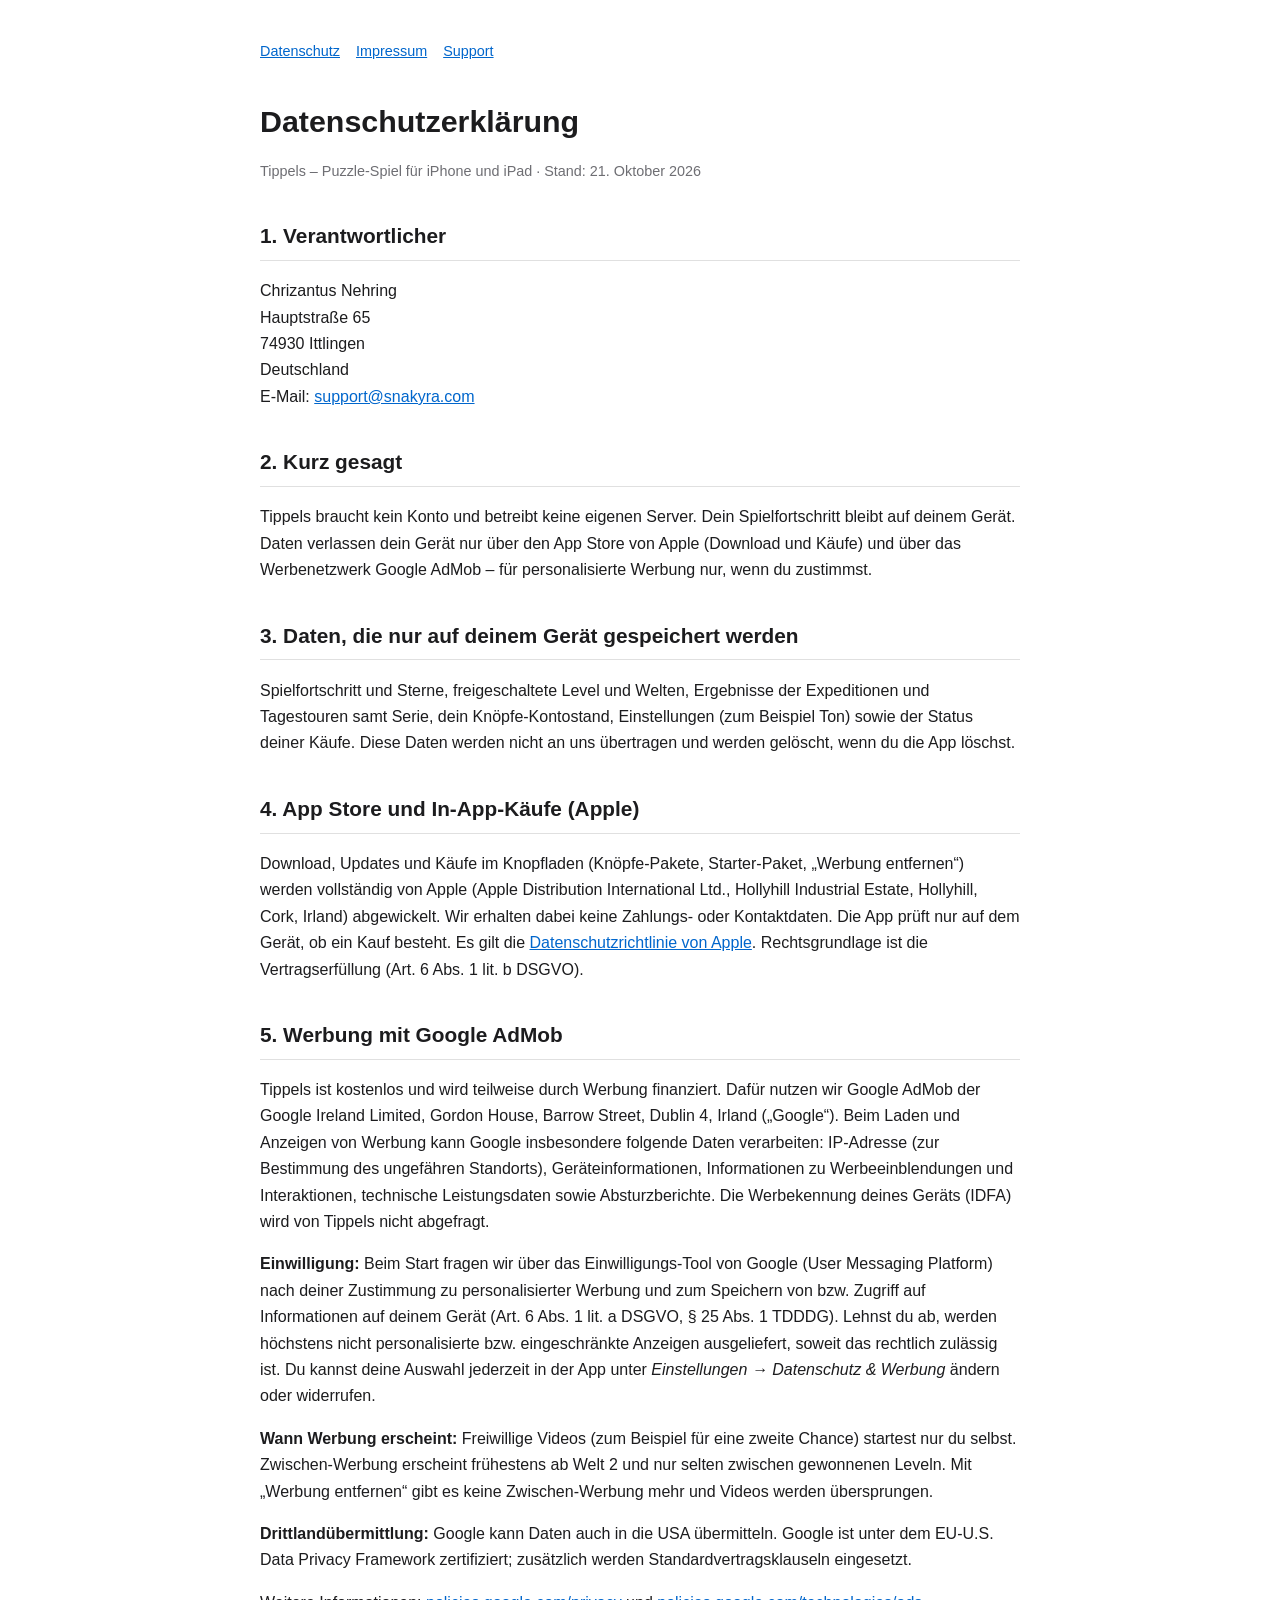
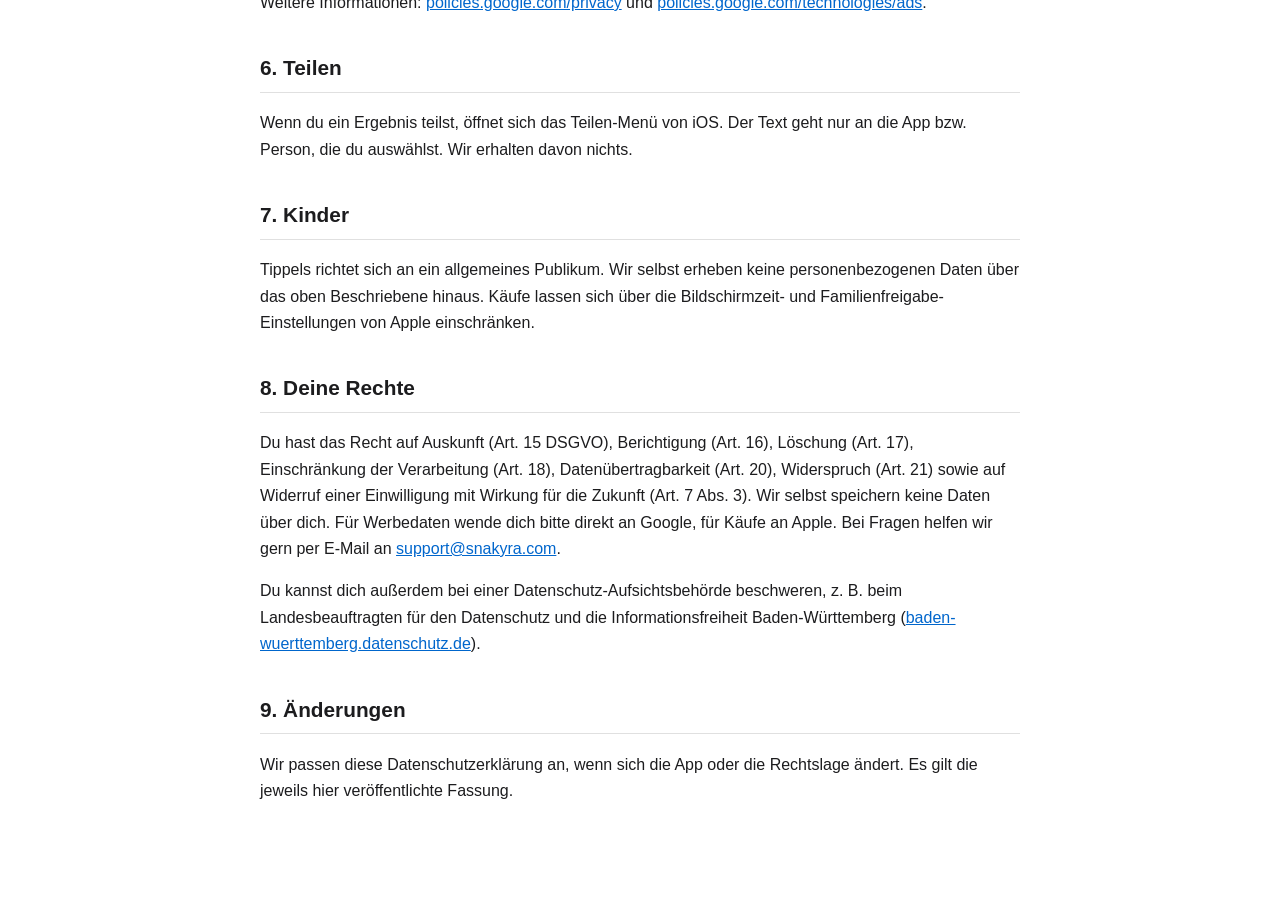
<file: tippels/datenschutz.html>
<!DOCTYPE html>
<html lang="de">
<head>
<meta charset="utf-8">
<meta name="viewport" content="width=device-width, initial-scale=1">
<title>Datenschutzerklärung – Tippels</title>
<meta name="description" content="Datenschutzerklärung für die iOS-App Tippels.">
<style>
  :root { color-scheme: light dark; }
  body { font-family: -apple-system, BlinkMacSystemFont, "Segoe UI", Roboto, Helvetica, Arial, sans-serif;
    max-width: 760px; margin: 0 auto; padding: 2.5rem 1.5rem 5rem; line-height: 1.65; color: #1c1c1e; background: #ffffff; }
  h1 { font-size: 1.9rem; margin-bottom: 0.25rem; }
  h2 { font-size: 1.3rem; margin-top: 2.2rem; border-bottom: 1px solid #e0e0e0; padding-bottom: 0.4rem; }
  .stand { color: #6e6e73; font-size: 0.9rem; margin-bottom: 2rem; }
  a { color: #0066cc; }
  nav { margin-bottom: 2rem; font-size: 0.9rem; }
  nav a { margin-right: 1rem; }
  @media (prefers-color-scheme: dark) {
    body { background: #1c1c1e; color: #f2f2f7; }
    h2 { border-bottom-color: #3a3a3c; }
    a { color: #6cb4ff; }
  }
</style>
</head>
<body>
<nav><a href="datenschutz.html">Datenschutz</a><a href="../impressum.html">Impressum</a><a href="../support.html">Support</a></nav>
<h1>Datenschutzerklärung</h1>
<p class="stand">Tippels – Puzzle-Spiel für iPhone und iPad · Stand: 21. Oktober 2026</p>

<h2>1. Verantwortlicher</h2>
<p>Chrizantus Nehring<br>Hauptstraße 65<br>74930 Ittlingen<br>Deutschland<br>
E-Mail: <a href="mailto:support@snakyra.com">support@snakyra.com</a></p>

<h2>2. Kurz gesagt</h2>
<p>Tippels braucht kein Konto und betreibt keine eigenen Server. Dein Spielfortschritt bleibt auf deinem Gerät. Daten verlassen dein Gerät nur über den App Store von Apple (Download und Käufe) und über das Werbenetzwerk Google AdMob – für personalisierte Werbung nur, wenn du zustimmst.</p>

<h2>3. Daten, die nur auf deinem Gerät gespeichert werden</h2>
<p>Spielfortschritt und Sterne, freigeschaltete Level und Welten, Ergebnisse der Expeditionen und Tagestouren samt Serie, dein Knöpfe-Kontostand, Einstellungen (zum Beispiel Ton) sowie der Status deiner Käufe. Diese Daten werden nicht an uns übertragen und werden gelöscht, wenn du die App löschst.</p>

<h2>4. App Store und In-App-Käufe (Apple)</h2>
<p>Download, Updates und Käufe im Knopfladen (Knöpfe-Pakete, Starter-Paket, „Werbung entfernen“) werden vollständig von Apple (Apple Distribution International Ltd., Hollyhill Industrial Estate, Hollyhill, Cork, Irland) abgewickelt. Wir erhalten dabei keine Zahlungs- oder Kontaktdaten. Die App prüft nur auf dem Gerät, ob ein Kauf besteht. Es gilt die <a href="https://www.apple.com/de/legal/privacy/">Datenschutzrichtlinie von Apple</a>. Rechtsgrundlage ist die Vertragserfüllung (Art. 6 Abs. 1 lit. b DSGVO).</p>

<h2>5. Werbung mit Google AdMob</h2>
<p>Tippels ist kostenlos und wird teilweise durch Werbung finanziert. Dafür nutzen wir Google AdMob der Google Ireland Limited, Gordon House, Barrow Street, Dublin 4, Irland („Google“). Beim Laden und Anzeigen von Werbung kann Google insbesondere folgende Daten verarbeiten: IP-Adresse (zur Bestimmung des ungefähren Standorts), Geräteinformationen, Informationen zu Werbeeinblendungen und Interaktionen, technische Leistungsdaten sowie Absturzberichte. Die Werbekennung deines Geräts (IDFA) wird von Tippels nicht abgefragt.</p>
<p><strong>Einwilligung:</strong> Beim Start fragen wir über das Einwilligungs-Tool von Google (User Messaging Platform) nach deiner Zustimmung zu personalisierter Werbung und zum Speichern von bzw. Zugriff auf Informationen auf deinem Gerät (Art. 6 Abs. 1 lit. a DSGVO, § 25 Abs. 1 TDDDG). Lehnst du ab, werden höchstens nicht personalisierte bzw. eingeschränkte Anzeigen ausgeliefert, soweit das rechtlich zulässig ist. Du kannst deine Auswahl jederzeit in der App unter <em>Einstellungen → Datenschutz &amp; Werbung</em> ändern oder widerrufen.</p>
<p><strong>Wann Werbung erscheint:</strong> Freiwillige Videos (zum Beispiel für eine zweite Chance) startest nur du selbst. Zwischen-Werbung erscheint frühestens ab Welt 2 und nur selten zwischen gewonnenen Leveln. Mit „Werbung entfernen“ gibt es keine Zwischen-Werbung mehr und Videos werden übersprungen.</p>
<p><strong>Drittlandübermittlung:</strong> Google kann Daten auch in die USA übermitteln. Google ist unter dem EU-U.S. Data Privacy Framework zertifiziert; zusätzlich werden Standardvertragsklauseln eingesetzt.</p>
<p>Weitere Informationen: <a href="https://policies.google.com/privacy">policies.google.com/privacy</a> und <a href="https://policies.google.com/technologies/ads">policies.google.com/technologies/ads</a>.</p>

<h2>6. Teilen</h2>
<p>Wenn du ein Ergebnis teilst, öffnet sich das Teilen-Menü von iOS. Der Text geht nur an die App bzw. Person, die du auswählst. Wir erhalten davon nichts.</p>

<h2>7. Kinder</h2>
<p>Tippels richtet sich an ein allgemeines Publikum. Wir selbst erheben keine personenbezogenen Daten über das oben Beschriebene hinaus. Käufe lassen sich über die Bildschirmzeit- und Familienfreigabe-Einstellungen von Apple einschränken.</p>

<h2>8. Deine Rechte</h2>
<p>Du hast das Recht auf Auskunft (Art. 15 DSGVO), Berichtigung (Art. 16), Löschung (Art. 17), Einschränkung der Verarbeitung (Art. 18), Datenübertragbarkeit (Art. 20), Widerspruch (Art. 21) sowie auf Widerruf einer Einwilligung mit Wirkung für die Zukunft (Art. 7 Abs. 3). Wir selbst speichern keine Daten über dich. Für Werbedaten wende dich bitte direkt an Google, für Käufe an Apple. Bei Fragen helfen wir gern per E-Mail an <a href="mailto:support@snakyra.com">support@snakyra.com</a>.</p>
<p>Du kannst dich außerdem bei einer Datenschutz-Aufsichtsbehörde beschweren, z. B. beim Landesbeauftragten für den Datenschutz und die Informationsfreiheit Baden-Württemberg (<a href="https://www.baden-wuerttemberg.datenschutz.de">baden-wuerttemberg.datenschutz.de</a>).</p>

<h2>9. Änderungen</h2>
<p>Wir passen diese Datenschutzerklärung an, wenn sich die App oder die Rechtslage ändert. Es gilt die jeweils hier veröffentlichte Fassung.</p>

</body>
</html>
</file>
<file: style.css>
/* Snakyra – gemeinsame Styles. Keine externen Schriften, kein Tracking. */
:root {
  --bg: #0b0f14;
  --panel: #10161d;
  --chip: #151b23;
  --line: #232c36;
  --fg: #e6edf3;
  --muted: #8b98a5;
  --green: #4fe07d;
  --ink: #06210f;
  --commit: #f0a35e;
  --h0: #161d25; --h1: #0f4a2c; --h2: #1a7a42; --h3: #2fb35c; --h4: #4fe07d;
  --sans: ui-rounded, "SF Pro Rounded", system-ui, -apple-system, "Segoe UI", Roboto, sans-serif;
  --text: system-ui, -apple-system, "Segoe UI", Roboto, sans-serif;
  --mono: ui-monospace, "SF Mono", Menlo, Consolas, monospace;
  color-scheme: dark;
}

* { box-sizing: border-box; }
html { -webkit-text-size-adjust: 100%; }
body {
  margin: 0;
  background: var(--bg);
  color: var(--fg);
  font: 17px/1.6 var(--text);
}
a { color: var(--green); text-underline-offset: 3px; }
a:hover { color: #b6f5cf; }
a:focus-visible, button:focus-visible { outline: 2px solid var(--green); outline-offset: 3px; border-radius: 6px; }

.wrap { max-width: 1040px; margin: 0 auto; padding-inline: 20px; }

/* Kopfzeile */
.site-head { border-bottom: 1px solid var(--line); }
.site-head .wrap { display: flex; align-items: center; justify-content: space-between; gap: 16px; padding-block: 16px; flex-wrap: wrap; }
.brand { display: flex; align-items: center; gap: 10px; color: var(--fg); text-decoration: none; font: 700 20px/1 var(--sans); letter-spacing: -0.3px; }
.brand-mark { width: 28px; height: 28px; display: grid; grid-template-columns: repeat(3, 1fr); gap: 2px; }
.brand-mark i { border-radius: 2px; background: var(--h1); }
.brand-mark i:nth-child(4), .brand-mark i:nth-child(5) { background: var(--h3); }
.brand-mark i:nth-child(6) { background: #b8ffd0; }
.brand-mark i:nth-child(3) { background: var(--commit); }
.nav { display: flex; gap: 20px; flex-wrap: wrap; font-size: 15px; }
.nav a { color: var(--muted); text-decoration: none; }
.nav a:hover, .nav a[aria-current="page"] { color: var(--fg); }

/* Startseite */
.hero { padding-block: 64px 40px; display: grid; grid-template-columns: minmax(0, 1.1fr) minmax(0, 0.9fr); gap: 48px; align-items: center; }
.eyebrow { font: 13px/1.4 var(--mono); color: var(--green); margin: 0 0 12px; }
.hero h1 { font: 700 clamp(48px, 8vw, 84px)/0.95 var(--sans); letter-spacing: -2.5px; margin: 0 0 20px; text-wrap: balance; }
.hero p.lead { font-size: 20px; color: #c9d4de; margin: 0 0 28px; max-width: 34ch; }
.cta-row { display: flex; gap: 12px; flex-wrap: wrap; align-items: center; }
.btn { display: inline-flex; align-items: center; min-height: 52px; padding: 0 22px; border-radius: 16px; font: 700 17px/1 var(--sans); text-decoration: none; }
.btn-primary { background: var(--green); color: var(--ink); }
.btn-primary:hover { color: var(--ink); background: #6cf096; }
.btn-ghost { background: var(--chip); color: var(--fg); border: 1px solid var(--line); }
.soon { font: 13px/1.4 var(--mono); color: var(--muted); }

.board { background: var(--panel); border: 1px solid #1d252e; border-radius: 24px; padding: 16px; }
.board canvas { display: block; width: 100%; height: auto; }
.board-meta { display: flex; justify-content: space-between; font: 12px/1 var(--mono); color: var(--muted); margin-top: 12px; }

.features { display: grid; grid-template-columns: repeat(3, minmax(0, 1fr)); gap: 16px; padding-block: 24px 72px; }
.feature { background: var(--panel); border: 1px solid var(--line); border-radius: 20px; padding: 22px; }
.feature h2 { font: 700 20px/1.2 var(--sans); margin: 14px 0 8px; }
.feature p { margin: 0; color: var(--muted); font-size: 16px; }
.swatch { display: flex; gap: 4px; }
.swatch i { width: 14px; height: 14px; border-radius: 4px; }

/* Textseiten */
.doc { max-width: 720px; padding-block: 48px 80px; }
.doc h1 { font: 700 clamp(36px, 6vw, 48px)/1.05 var(--sans); letter-spacing: -1px; margin: 0 0 8px; text-wrap: balance; }
.doc .stand { font: 13px/1.4 var(--mono); color: var(--muted); margin: 0 0 32px; }
.doc h2 { font: 700 22px/1.3 var(--sans); margin: 40px 0 10px; text-wrap: balance; }
.doc h3 { font: 600 18px/1.3 var(--text); margin: 24px 0 6px; }
.doc p, .doc li { color: #c9d4de; }
.doc ul { padding-left: 22px; }
.doc .box { background: var(--panel); border: 1px solid var(--line); border-radius: 16px; padding: 18px 20px; margin: 20px 0; }
.doc .box p { margin: 0; }
.doc address { font-style: normal; color: #c9d4de; }
.todo { background: rgba(240, 163, 94, 0.14); color: var(--commit); border-radius: 6px; padding: 1px 6px; font-family: var(--mono); font-size: 0.9em; }

details { background: var(--panel); border: 1px solid var(--line); border-radius: 14px; padding: 4px 18px; margin: 10px 0; }
summary { cursor: pointer; font-weight: 600; padding: 12px 0; list-style-position: outside; }
details p { margin: 0 0 14px; }

/* Fußzeile */
.site-foot { border-top: 1px solid var(--line); }
.site-foot .wrap { display: flex; justify-content: space-between; gap: 16px; flex-wrap: wrap; padding-block: 24px; font-size: 14px; color: var(--muted); }
.site-foot nav { display: flex; gap: 18px; flex-wrap: wrap; }
.site-foot a { color: var(--muted); }

@media (max-width: 800px) {
  .hero { grid-template-columns: minmax(0, 1fr); padding-block: 40px 24px; gap: 32px; }
  .features { grid-template-columns: minmax(0, 1fr); }
}
@media (prefers-reduced-motion: reduce) {
  * { animation: none !important; transition: none !important; }
}
</file>
